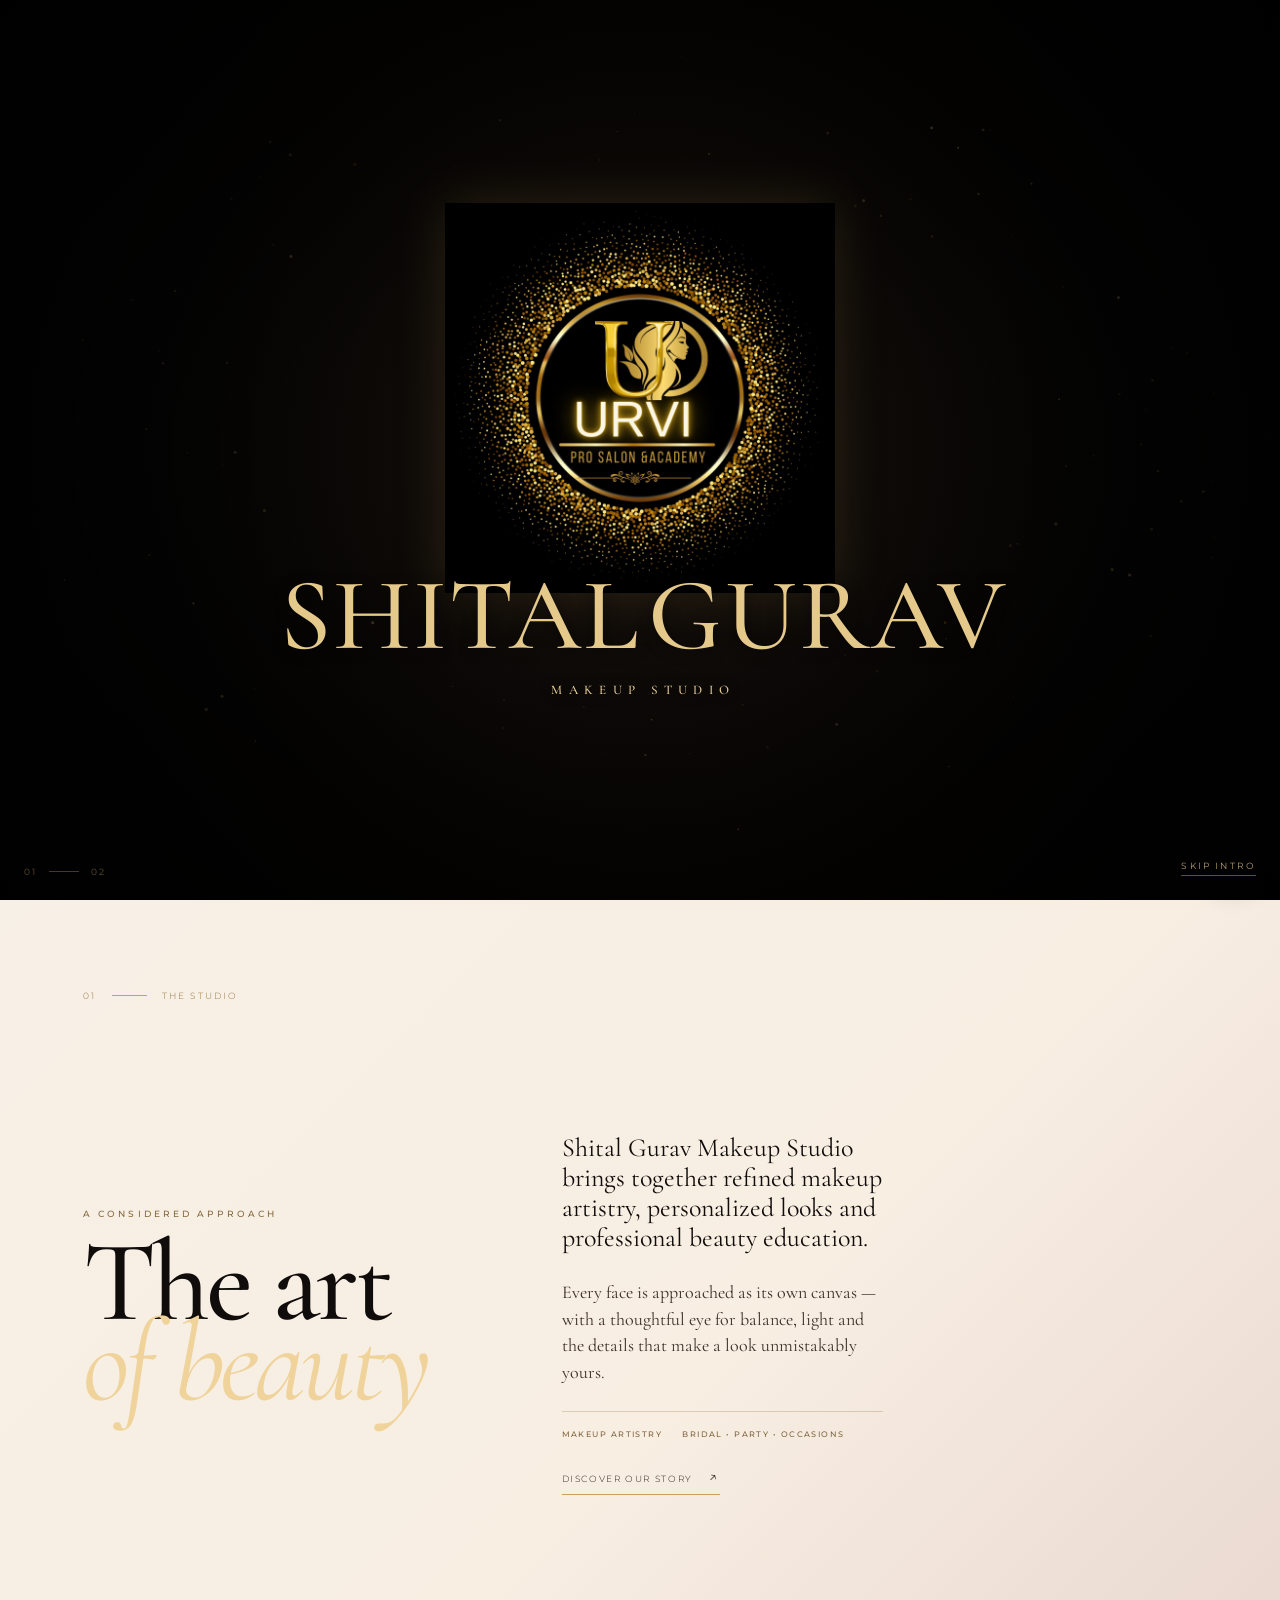
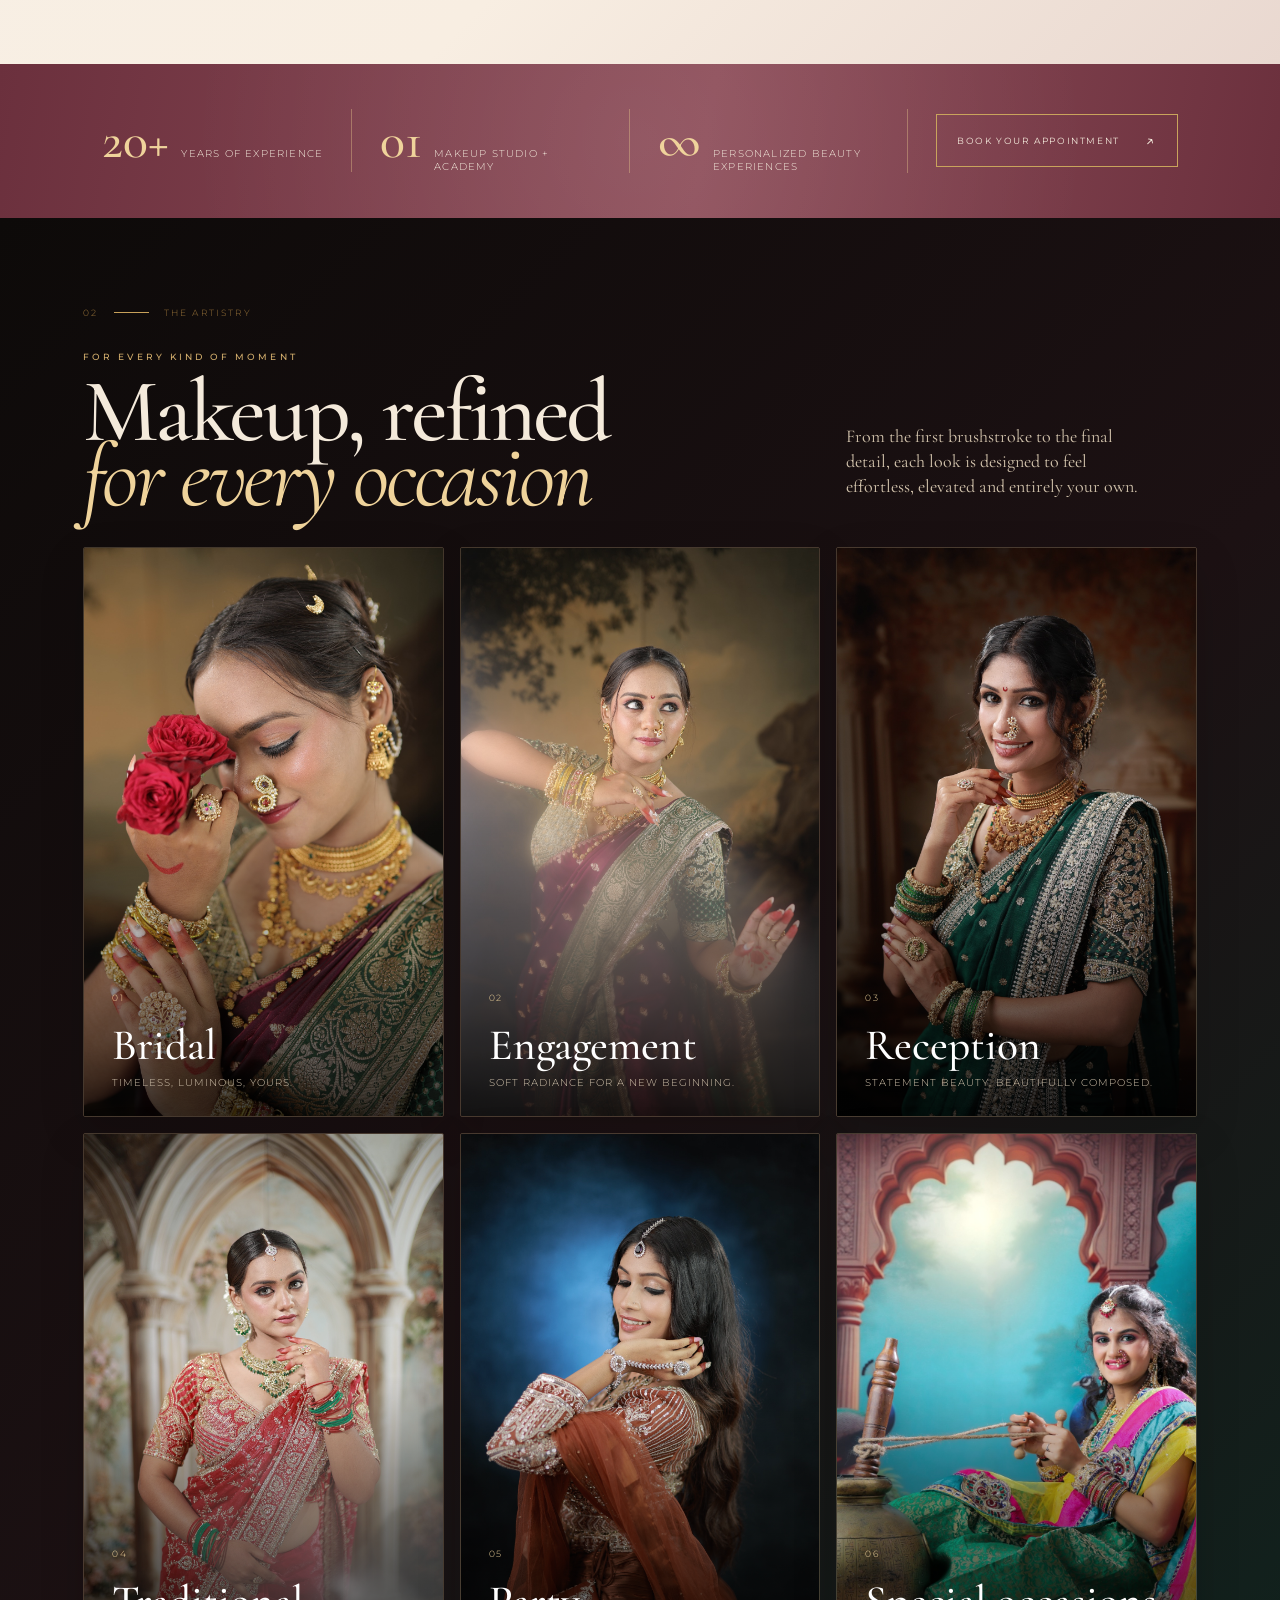
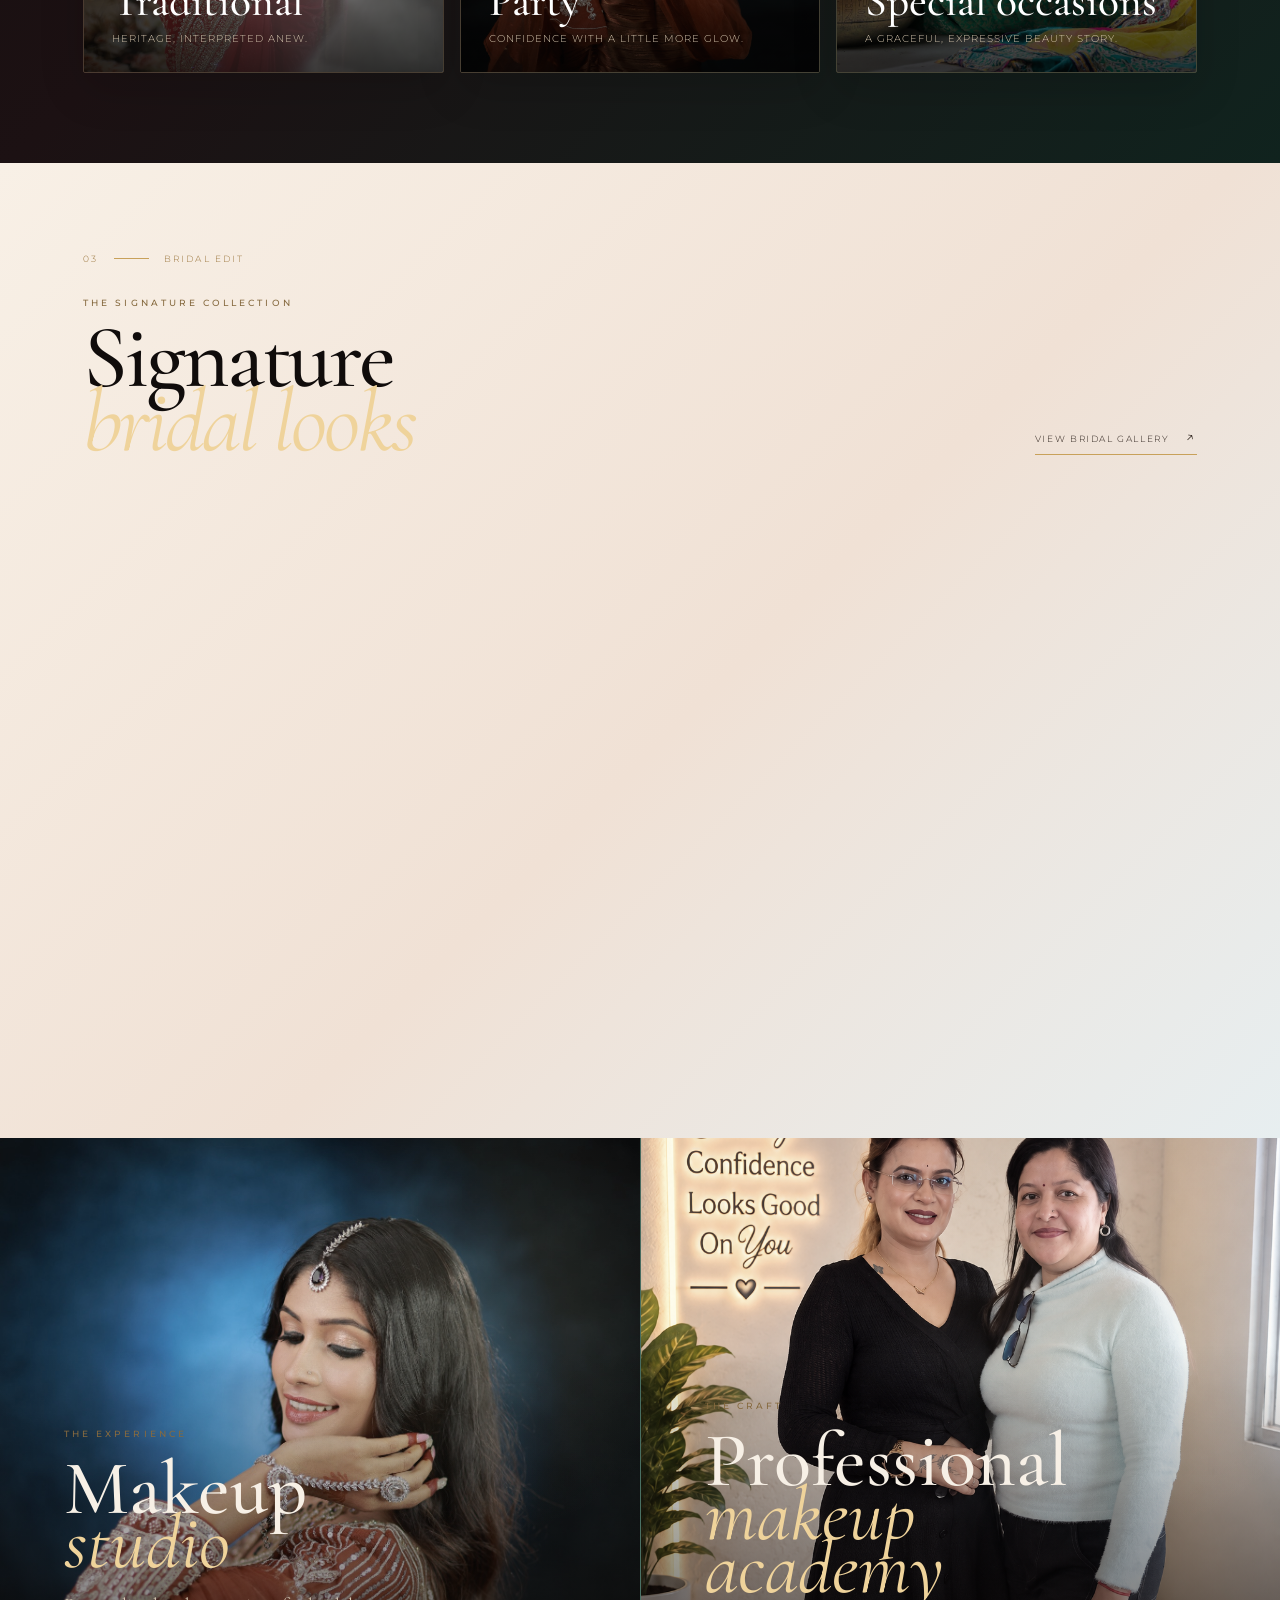
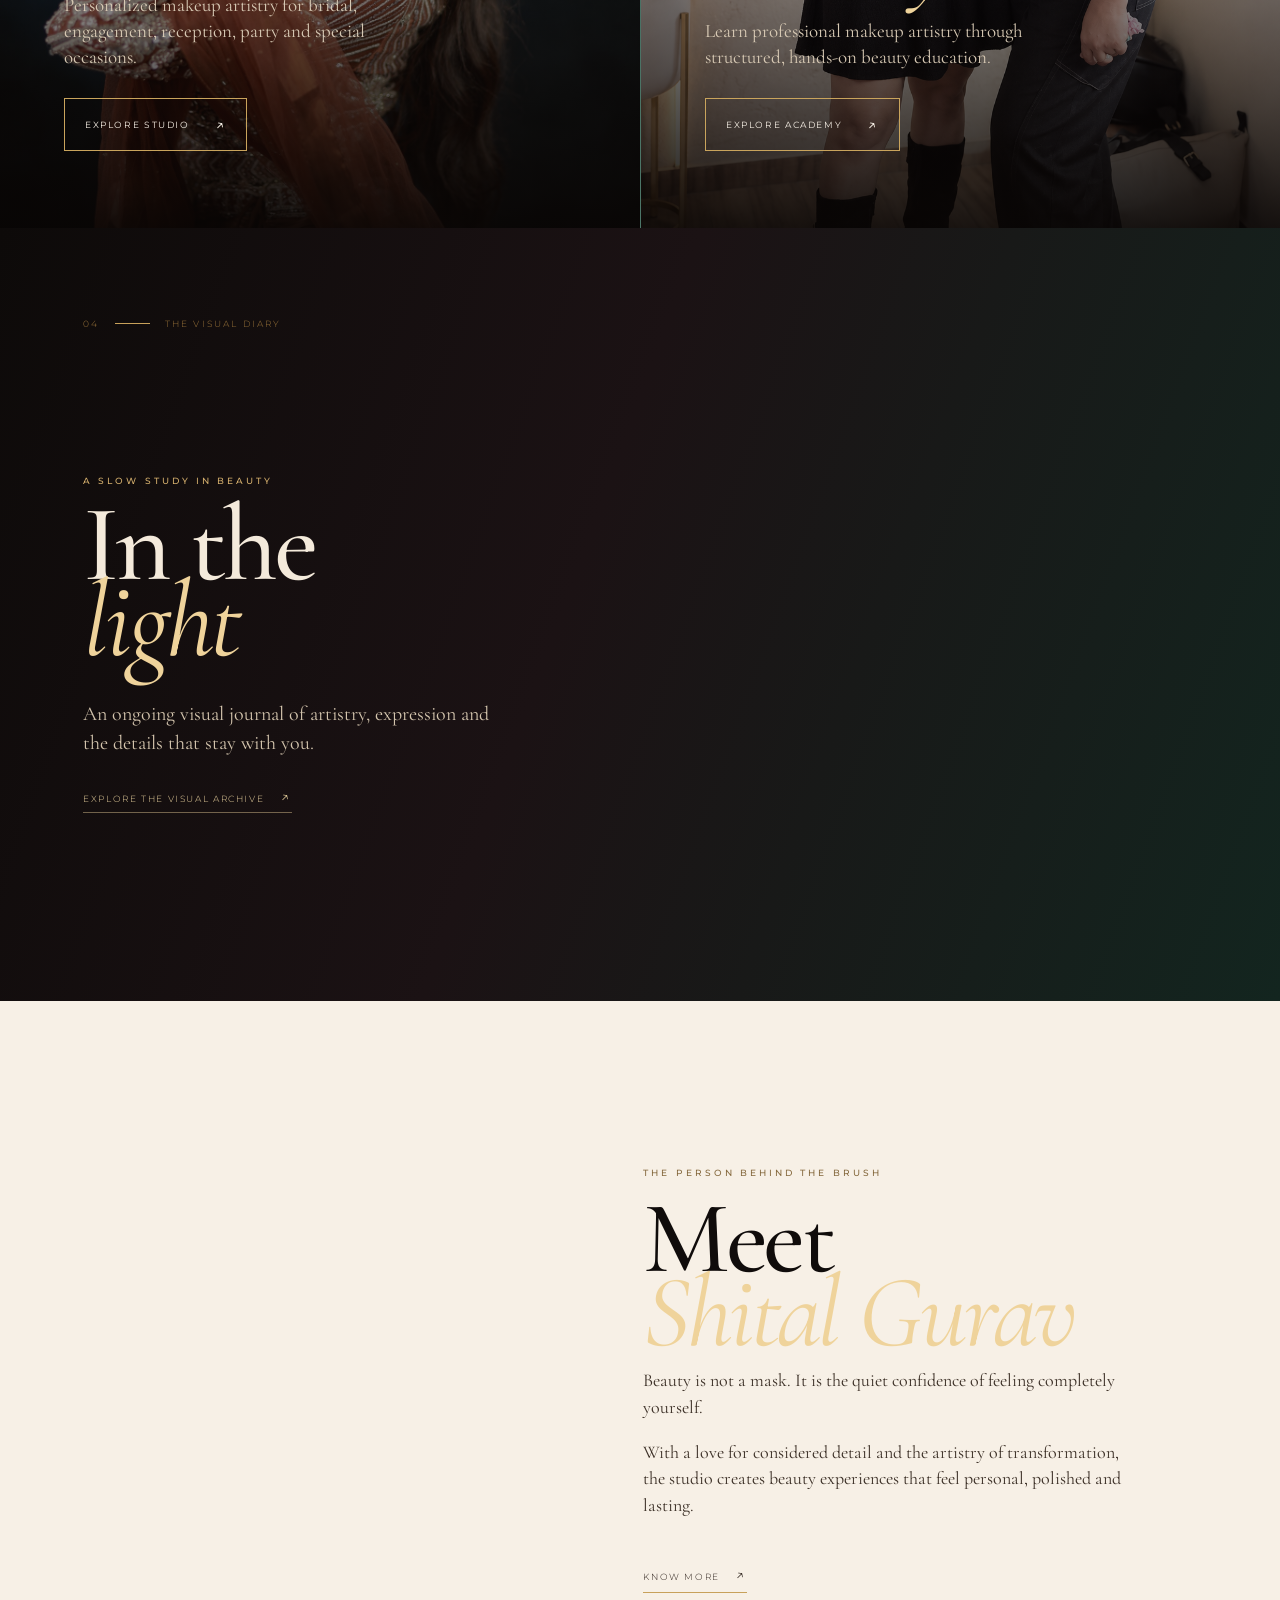
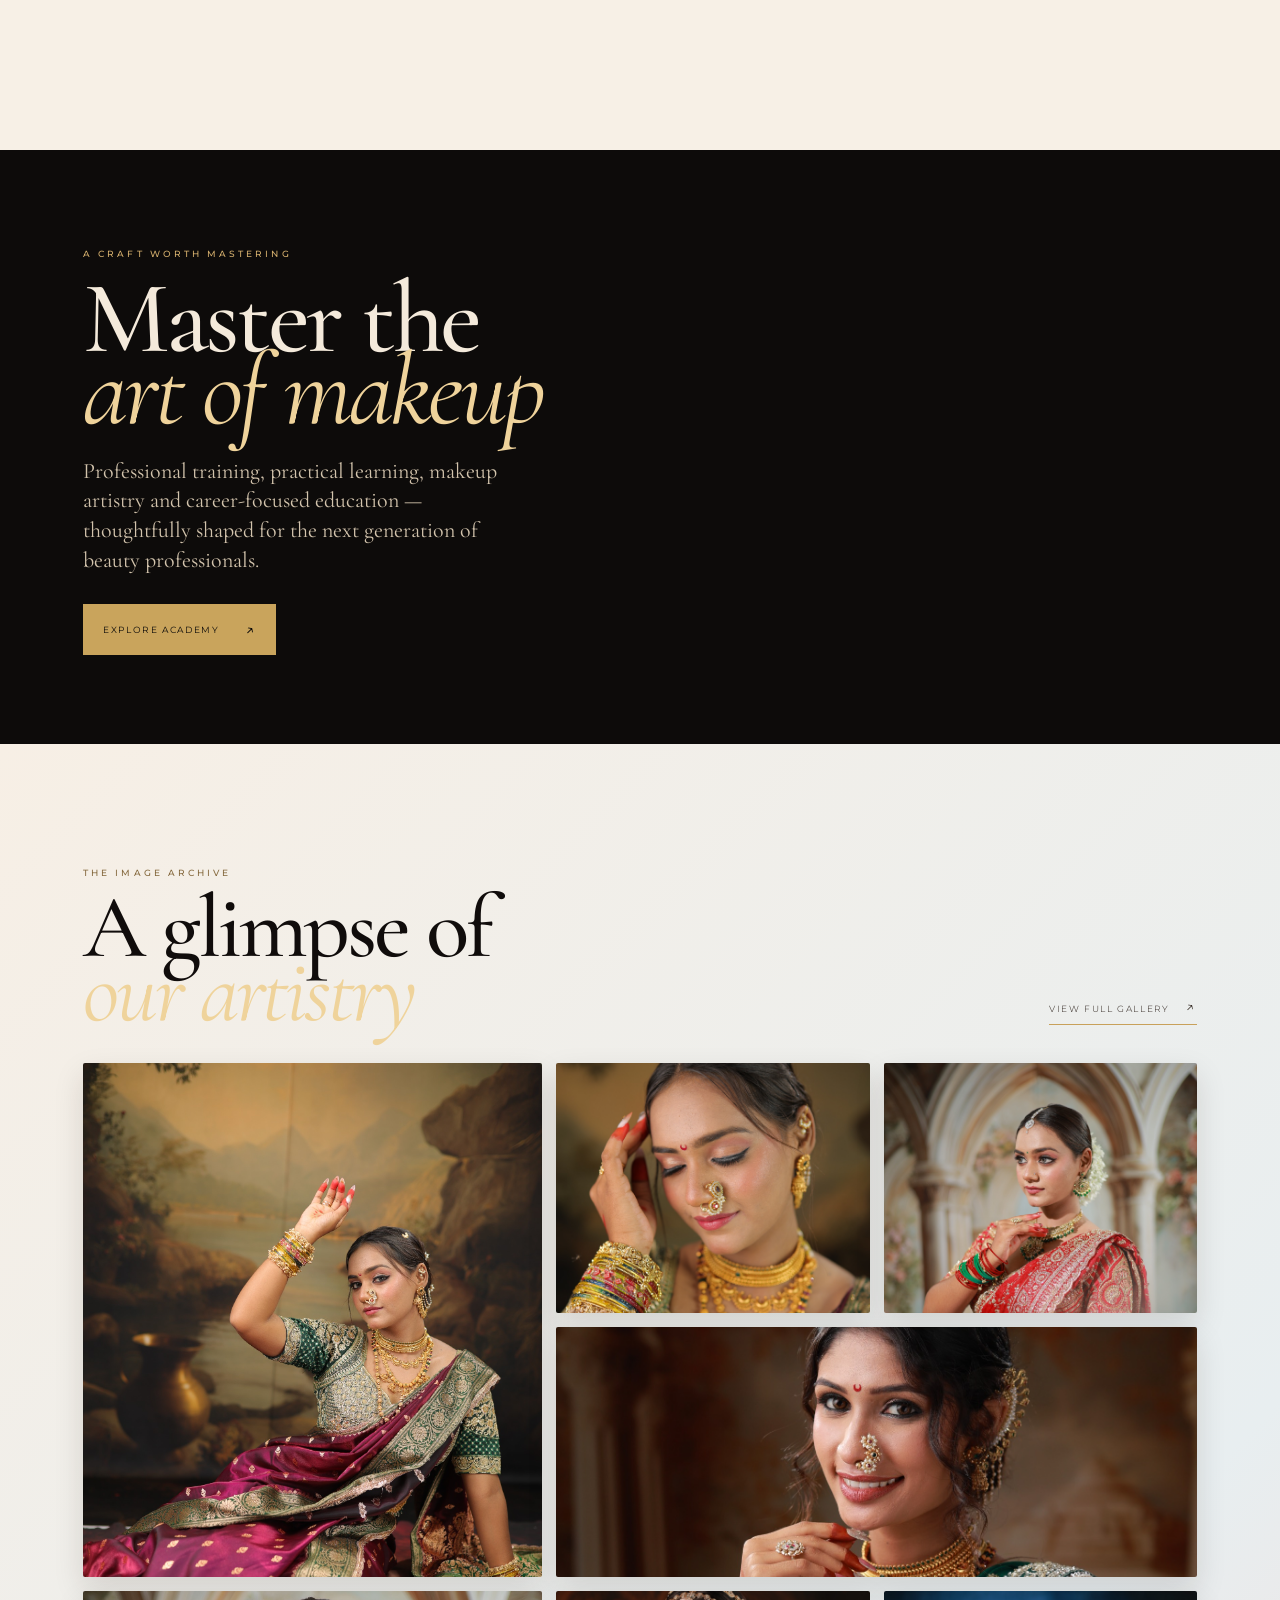
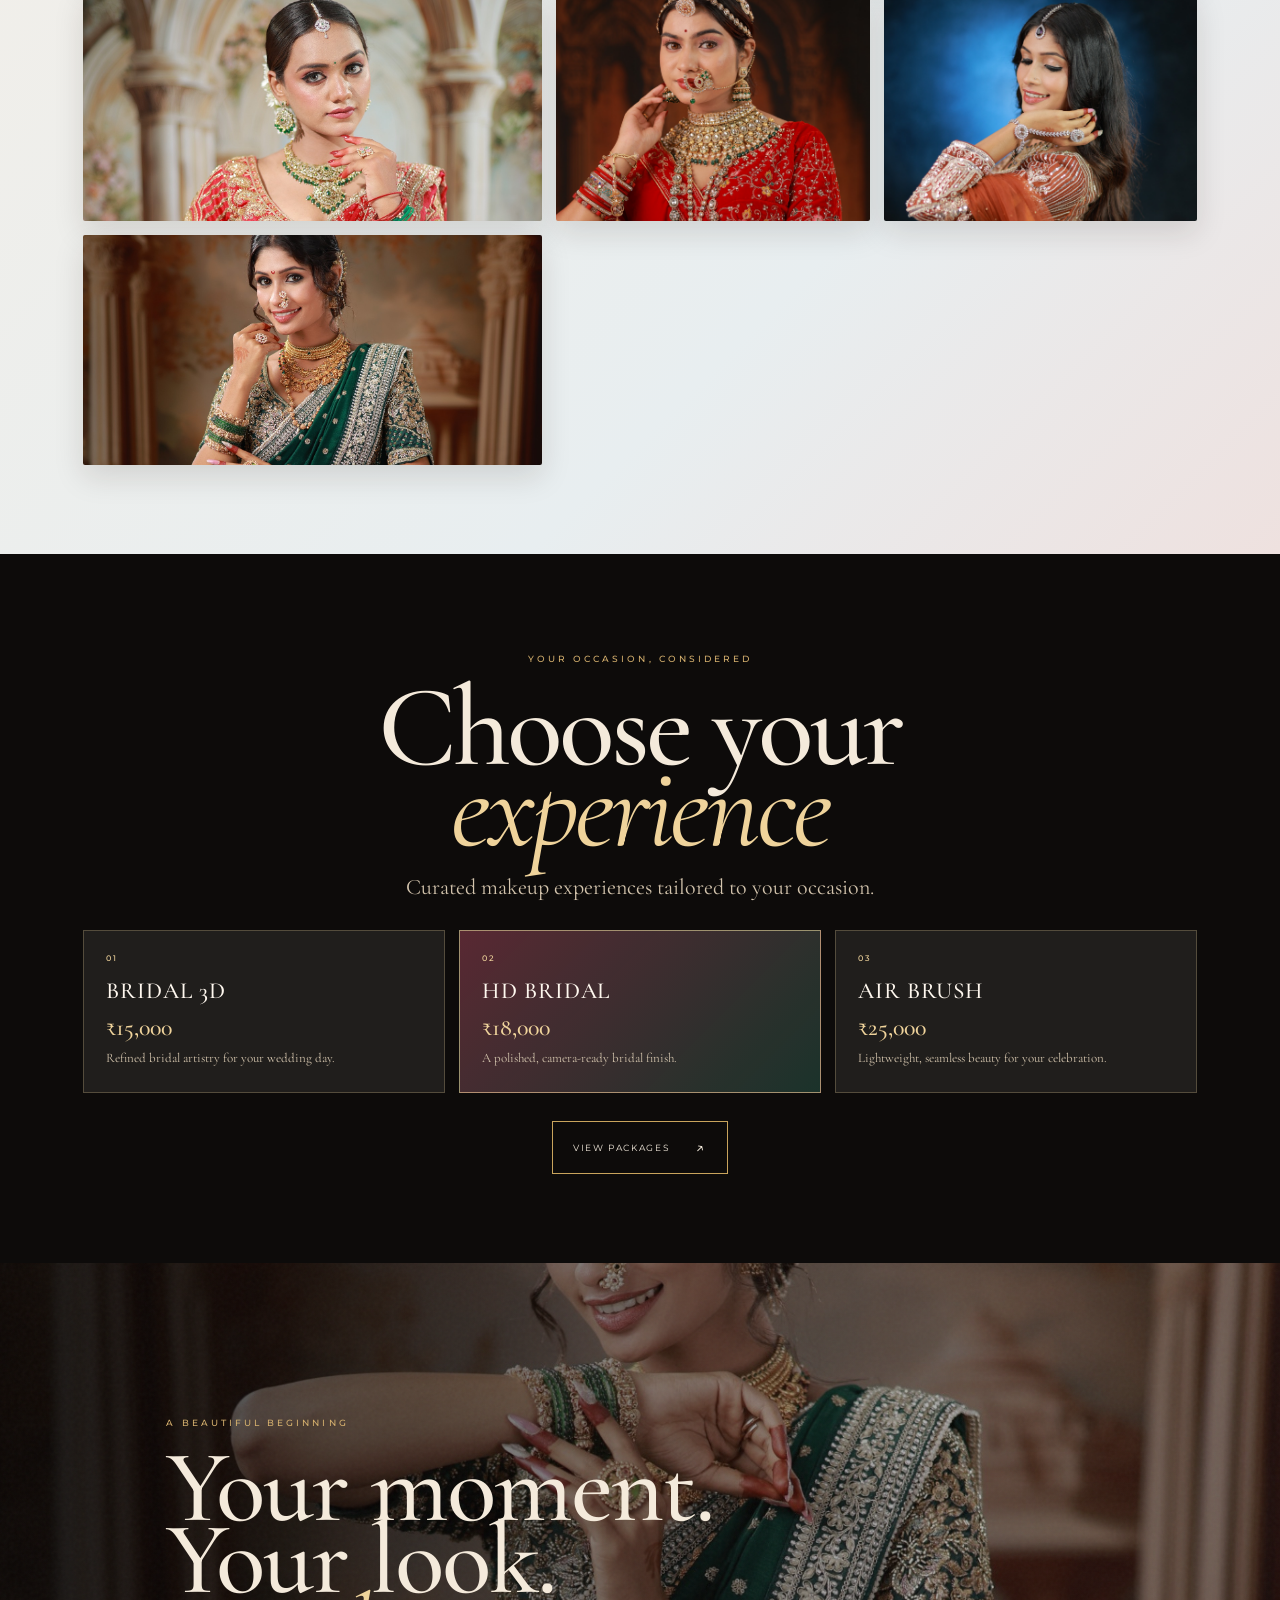
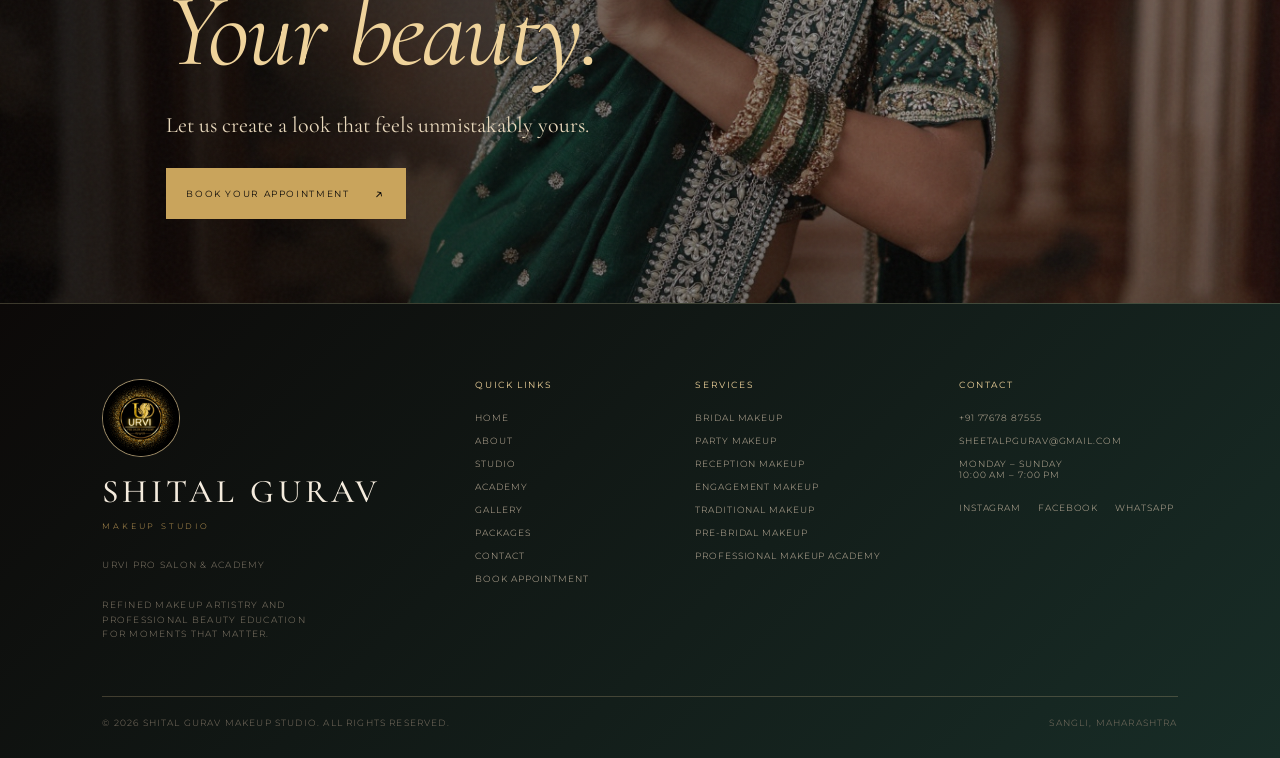
<file: index.html>
<!DOCTYPE html>

<html lang="en">
<head>
<meta charset="utf-8"/>
<meta content="width=device-width, initial-scale=1, viewport-fit=cover" name="viewport"/>
<meta content="#080706" name="theme-color"/>
<meta content="Shital Gurav Makeup Studio in Sangli, Maharashtra — premium bridal, HD, airbrush, party and occasion makeup, plus professional makeup academy training." name="description"/>
<meta content="Shital Gurav Makeup Studio" property="og:title"/>
<meta content="Where timeless beauty meets refined artistry." property="og:description"/>
<meta content="website" property="og:type"/>
<meta content="summary_large_image" name="twitter:card"/>
<link href="/" rel="canonical"/>
<script type="application/ld+json">{"@context":"https://schema.org","@type":"BeautySalon","name":"Shital Gurav Makeup Studio","parentOrganization":{"@type":"Organization","name":"Urvi Pro Salon & Academy"},"telephone":"+917767887555","email":"sheetalpgurav@gmail.com","openingHours":"Mo-Su 10:00-19:00","address":{"@type":"PostalAddress","streetAddress":"Capital Court, Neminathnagar, Vishrambag","addressLocality":"Sangli","addressRegion":"Maharashtra","postalCode":"416415","addressCountry":"IN"},"sameAs":["https://www.instagram.com/makeup_by_shital_gurav/","https://www.instagram.com/urvi_pro_salon_academy/","https://www.facebook.com/105885250924617"]}</script>
<title>Shital Gurav Makeup Studio in Sangli | Bridal Makeup &amp; Professional Academy</title>
<link href="styles.css" rel="stylesheet"/>
<link href="final-overrides.css" rel="stylesheet"/>
</head>
<body>
<main aria-label="Shital Gurav Makeup Studio brand introduction" class="intro" id="intro">
<canvas aria-hidden="true" class="dust" id="dust"></canvas>
<div aria-hidden="true" class="vignette"></div>
<section aria-labelledby="brand-name" class="reveal">
<div class="logo-wrap"><img alt="Urvi Pro Salon and Academy" class="logo" height="1600" src="uploads/IMG-20260711-WA0024.jpg.jpeg" width="1600"/></div>
<div aria-label="Shital Gurav Makeup Studio" class="brand-lockup" id="brand-name">
<span class="name-line name-left">SHITAL</span><span class="name-line name-right">GURAV</span><span class="descriptor">MAKEUP STUDIO</span>
</div>
</section>
<button class="skip" id="skip" type="button">Skip intro</button><div aria-hidden="true" class="phase-marker">01 <span></span> 02</div>
</main>
<div class="site" id="site">
<header class="site-header">
<a aria-label="Shital Gurav Makeup Studio home" class="wordmark" href="#home"><img alt="Urvi Pro Salon &amp; Academy — Shital Gurav Makeup Studio" src="uploads/IMG-20260711-WA0024.jpg.jpeg"/><span>SHITAL GURAV</span></a>
<button aria-controls="primary-nav" aria-expanded="false" class="menu-toggle" type="button"><span></span><span></span><span></span><b>MENU</b></button>
<nav aria-label="Primary navigation" class="primary-nav" id="primary-nav">
<a class="active" href="#home">Home</a><a href="#about-page">About</a><a href="#studio-page">Studio</a><a href="#academy-page">Academy</a><a href="#gallery-page">Gallery</a><a href="#packages-page">Packages</a><a href="#contact-page">Contact</a>
<a class="nav-cta" href="#booking-page">Book appointment</a>
</nav>
</header>
<section class="hero section-dark" id="home">
<div class="hero-media parallax" data-speed=".12"><img alt="Bridal makeup artistry by Shital Gurav" fetchpriority="high" src="uploads/5M2A3131.JPG.jpg"/></div>
<div class="hero-shade"></div><div class="hero-grain"></div>
<div class="hero-copy reveal-on-scroll is-visible"><p class="eyebrow">Professional makeup artistry &amp; beauty education</p><h1>SHITAL<br/><em>GURAV</em></h1><p class="hero-sub">MAKEUP STUDIO</p><p class="hero-note">Where timeless beauty meets refined artistry.</p><div class="hero-actions"><a class="button button-gold" href="#contact-page">Book an appointment <i>↗</i></a><a class="text-link" href="#work">Explore our work <i>↘</i></a></div></div>
<div class="scroll-cue"><span></span>Scroll to discover</div><div class="hero-index">/ 01 <span></span> 11</div>
</section>
<section class="intro-section section-pad" id="about">
<div class="section-label">01 <span></span> The studio</div>
<div class="intro-grid">
  <div class="intro-title">
    <p class="eyebrow">A considered approach</p>
    <h2>The art<br/><em>of beauty</em></h2>
  </div>
  <div class="intro-copy">
    <p class="lead">Shital Gurav Makeup Studio brings together refined makeup artistry, personalized looks and professional beauty education.</p>
    <p>Every face is approached as its own canvas — with a thoughtful eye for balance, light and the details that make a look unmistakably yours.</p>
    <div class="intro-signature"><span>MAKEUP ARTISTRY</span><span>BRIDAL • PARTY • OCCASIONS</span></div>
    <a class="text-link dark-link" href="#about-page">Discover our story <i>↗</i></a>
  </div>
  <div class="intro-image image-reveal">
    <img alt="Shital Gurav, founder and makeup artist" src="uploads/86488a41-aa16-4d3f-8488-e0447766feb8.png"/>
    <div class="intro-image-caption"><strong>Shital Gurav</strong><span>Founder · Makeup Artist</span></div>
  </div>
</div>
</section>
<section class="experience-stat"><div><strong>20+</strong><span>Years of experience</span></div><div><strong>01</strong><span>Makeup studio + academy</span></div><div><strong>∞</strong><span>Personalized beauty experiences</span></div><a class="button button-outline" href="#booking-page">Book your appointment <i>↗</i></a></section>
<section class="experiences section-dark section-pad" id="work"><div class="section-label">02 <span></span> The artistry</div><div class="section-head"><div><p class="eyebrow">For every kind of moment</p><h2>Makeup, refined<br/><em>for every occasion</em></h2></div><p class="section-deck">From the first brushstroke to the final detail, each look is designed to feel effortless, elevated and entirely your own.</p></div><div class="experience-grid">
<a class="experience-card card-tall" href="#gallery-page"><img alt="Bridal makeup look in a green sari" loading="lazy" src="uploads/5M2A3063.JPG.jpg"/><span class="card-overlay"></span><div><small>01</small><h3>Bridal</h3><p>Timeless, luminous, yours.</p></div></a>
<a class="experience-card" href="#gallery-page"><img alt="Elegant engagement makeup look" loading="lazy" src="uploads/5M2A3121.JPG.jpg"/><span class="card-overlay"></span><div><small>02</small><h3>Engagement</h3><p>Soft radiance for a new beginning.</p></div></a>
<a class="experience-card" href="#gallery-page"><img alt="Reception makeup look in a red sari" loading="lazy" src="uploads/5M2A3653.JPG.jpg"/><span class="card-overlay"></span><div><small>03</small><h3>Reception</h3><p>Statement beauty, beautifully composed.</p></div></a>
<a class="experience-card" href="#gallery-page"><img alt="Traditional makeup artistry portrait" loading="lazy" src="uploads/5M2A3242.JPG.jpg"/><span class="card-overlay"></span><div><small>04</small><h3>Traditional</h3><p>Heritage, interpreted anew.</p></div></a>
<a class="experience-card" href="#gallery-page"><img alt="Party makeup with a warm copper look" src="uploads/5M2A3496.JPG.jpg"/><span class="card-overlay"></span><div><small>05</small><h3>Party</h3><p>Confidence with a little more glow.</p></div></a>
<a class="experience-card" href="#gallery-page"><img alt="Radha Rani inspired traditional beauty look" src="uploads/NPS_0780 copy.jpg.jpg"/><span class="card-overlay"></span><div><small>06</small><h3>Special occasions</h3><p>A graceful, expressive beauty story.</p></div></a>
</div></section>
<section class="bridal section-pad"><div class="section-label">03 <span></span> Bridal edit</div><div class="section-head"><div><p class="eyebrow">The signature collection</p><h2>Signature<br/><em>bridal looks</em></h2></div><a class="text-link dark-link" href="#gallery-page">View bridal gallery <i>↗</i></a></div><div class="bridal-grid"><figure class="bridal-feature image-reveal"><img alt="Signature red saree bridal makeup portrait" src="uploads/5M2A8926.JPG.jpg"/><figcaption>01 / Signature bridal</figcaption></figure><figure class="bridal-small image-reveal"><img alt="Bridal makeup with a bouquet of red roses" src="uploads/5M2A3613-1.jpg.jpg"/><figcaption>02 / A little romance</figcaption></figure><figure class="bridal-small image-reveal"><img alt="Bridal beauty close-up" src="uploads/5M2A3117.JPG.jpg"/><figcaption>03 / The final detail</figcaption></figure></div></section>
<section class="duo-section" id="studio"><div class="duo-panel studio-panel"><div class="duo-image"><img alt="Makeup studio artistry" loading="lazy" src="uploads/5M2A3496.JPG.jpg"/></div><div class="duo-content"><p class="eyebrow">The experience</p><h2>Makeup<br/><em>studio</em></h2><p>Personalized makeup artistry for bridal, engagement, reception, party and special occasions.</p><a class="button button-outline" href="#contact-page">Explore studio <i>↗</i></a></div></div><div class="duo-panel academy-panel" id="academy"><div class="duo-image"><img alt="Professional makeup education and academy training" loading="lazy" src="uploads/4dcdaa06-a70e-47e8-b759-4aeaa204583a.png"/></div><div class="duo-content"><p class="eyebrow">The craft</p><h2>Professional<br/><em>makeup academy</em></h2><p>Learn professional makeup artistry through structured, hands-on beauty education.</p><a class="button button-outline" href="#academy-preview">Explore academy <i>↗</i></a></div></div></section>
<section class="showcase section-dark section-pad"><div class="section-label">04 <span></span> The visual diary</div><div class="showcase-layout"><div class="showcase-copy"><p class="eyebrow">A slow study in beauty</p><h2>In the<br/><em>light</em></h2><p class="showcase-deck">An ongoing visual journal of artistry, expression and the details that stay with you.</p><a class="text-link" href="#gallery-page">Explore the visual archive <i>↗</i></a></div><div class="showcase-visual image-reveal"><img alt="Editorial beauty portrait by Shital Gurav Makeup Studio" src="uploads/0a4bad55-bdb6-43b2-a9d2-f642b0a3f438.jpg"/><div class="showcase-caption">Beauty · Expression · Detail</div></div></div></section>
<section class="founder section-pad"><div class="founder-image image-reveal"><img alt="Shital Gurav, Founder and Makeup Artist" loading="lazy" src="uploads/86488a41-aa16-4d3f-8488-e0447766feb8.png"/></div><div class="founder-copy"><p class="eyebrow">The person behind the brush</p><h2>Meet<br/><em>Shital Gurav</em></h2><p class="lead">Beauty is not a mask. It is the quiet confidence of feeling completely yourself.</p><p>With a love for considered detail and the artistry of transformation, the studio creates beauty experiences that feel personal, polished and lasting.</p><a class="text-link dark-link" href="#contact-page">Know more <i>↗</i></a></div></section>
<section class="academy-preview section-dark section-pad" id="academy-preview"><div class="academy-copy"><p class="eyebrow">A craft worth mastering</p><h2>Master the<br/><em>art of makeup</em></h2><p>Professional training, practical learning, makeup artistry and career-focused education — thoughtfully shaped for the next generation of beauty professionals.</p><a class="button button-gold" href="#contact-page">Explore academy <i>↗</i></a></div><div class="academy-preview-visual image-reveal"><img alt="Professional makeup academy training at Urvi Pro Salon &amp; Academy" loading="lazy" src="uploads/4dcdaa06-a70e-47e8-b759-4aeaa204583a.png"/></div></section>
<section class="gallery-preview section-pad" id="gallery"><div class="section-head"><div><p class="eyebrow">The image archive</p><h2>A glimpse of<br/><em>our artistry</em></h2></div><a class="text-link dark-link" href="#gallery-page">View full gallery <i>↗</i></a></div><div class="gallery-grid"><img alt="Bridal makeup by Shital Gurav" loading="lazy" src="uploads/5M2A3131.JPG.jpg"/><img alt="Close-up bridal makeup" loading="lazy" src="uploads/5M2A3117.JPG.jpg"/><img alt="Copper party makeup look" loading="lazy" src="uploads/5M2A3268.JPG.jpg"/><img alt="Reception makeup artistry" loading="lazy" src="uploads/5M2A3653.JPG.jpg"/><img alt="Traditional makeup look" loading="lazy" src="uploads/5M2A3242.JPG.jpg"/><img alt="Red bridal makeup look" loading="lazy" src="uploads/5M2A8926.JPG.jpg"/><img alt="Party makeup portrait" loading="lazy" src="uploads/5M2A3496.JPG.jpg"/><img alt="Green bridal makeup portrait" loading="lazy" src="uploads/5M2A3612.JPG.jpg"/></div></section>
<section class="packages section-dark section-pad" id="packages"><div class="package-inner"><p class="eyebrow">Your occasion, considered</p><h2>Choose your<br/><em>experience</em></h2><p>Curated makeup experiences tailored to your occasion.</p><div class="package-preview-grid"><article class="package-preview-card"><span>01</span><h3>BRIDAL 3D</h3><strong>₹15,000</strong><p>Refined bridal artistry for your wedding day.</p></article><article class="package-preview-card featured"><span>02</span><h3>HD BRIDAL</h3><strong>₹18,000</strong><p>A polished, camera-ready bridal finish.</p></article><article class="package-preview-card"><span>03</span><h3>AIR BRUSH</h3><strong>₹25,000</strong><p>Lightweight, seamless beauty for your celebration.</p></article></div><a class="button button-outline" href="#contact-page">View packages <i>↗</i></a></div></section>
<section class="final-cta" id="contact"><img alt="Bridal makeup artistry by Shital Gurav" loading="lazy" src="uploads/5M2A3613-1.jpg.jpg"/><div class="final-overlay"></div><div class="final-copy"><p class="eyebrow">A beautiful beginning</p><h2>Your moment.<br/>Your look.<br/><em>Your beauty.</em></h2><p>Let us create a look that feels unmistakably yours.</p><a class="button button-gold" href="mailto:hello@shitalgurav.com">Book your appointment <i>↗</i></a></div></section>
<section aria-labelledby="about-page-title" class="page-view about-page" id="about-page">
<div class="page-hero page-hero-about"><div class="page-hero-image"><img alt="Shital Gurav in her makeup studio" src="uploads/86488a41-aa16-4d3f-8488-e0447766feb8.png"/></div><div class="page-hero-shade"></div><div class="page-hero-copy"><p class="eyebrow">The founder story</p><h1 id="about-page-title">The artist<br/><em>behind the beauty</em></h1><p>SHITAL GURAV  •  MAKEUP ARTIST  •  FOUNDER  •  BEAUTY PROFESSIONAL</p></div></div>
<div class="about-founder page-space"><div class="page-section-label">01 <span></span> The founder</div><div class="about-founder-grid"><div class="founder-portrait"><img alt="Shital Gurav holding a recognition trophy" src="uploads/312423ae-0d55-4b72-8985-571cb09539b7.png"/></div><div class="page-copy"><p class="eyebrow">Meet Shital Gurav</p><h2>Beauty,<br/><em>with intention</em></h2><div class="gold-rule"></div><p class="lead">Driven by an eye for detail and a passion for beauty, Shital Gurav has built her artistry around creating refined, personalized looks that enhance individuality.</p><p>Her work is grounded in the belief that makeup should feel considered, comfortable and completely personal — a quiet expression of confidence for every occasion.</p></div></div></div>
<div class="philosophy page-space section-dark"><p class="eyebrow">The philosophy</p><h2>Enhance what is yours.<br/><em>Refine every detail.</em></h2><div class="philosophy-notes"><span>Natural features</span><span>Personalized artistry</span><span>Elegance over excess</span><span>Confidence through beauty</span></div></div>
<div class="journey page-space"><div class="page-section-label">02 <span></span> The journey</div><div class="journey-head"><p class="eyebrow">Always learning, always evolving</p><h2>A practice<br/><em>in progress</em></h2></div><div class="journey-grid"><article><b>01</b><h3>Artistry</h3><p>Developing a refined approach to makeup and beauty.</p></article><article><b>02</b><h3>Experience</h3><p>Growing through real clients, occasions and continuous learning.</p></article><article><b>03</b><h3>Education</h3><p>Expanding professional knowledge through advanced beauty training.</p></article><article><b>04</b><h3>Recognition</h3><p>Celebrating achievements and professional recognition.</p></article></div></div>
<div class="recognition page-space section-dark"><div class="page-section-label">03 <span></span> The record</div><div class="journey-head"><p class="eyebrow">A career in photographs</p><h2>Recognition &amp;<br/><em>achievements</em></h2></div><div class="recognition-grid"><button class="lightbox-trigger wide" data-image="uploads/6e0aae31-d973-4b88-8765-1dbb615353c6.png"><img alt="Professional recognition ceremony" src="uploads/6e0aae31-d973-4b88-8765-1dbb615353c6.png"/><span>Professional recognition ↗</span></button><button class="lightbox-trigger" data-image="uploads/561f8c31-aaf5-4716-8aa0-1d25bc836b3a.png"><img alt="Achievement award presentation" src="uploads/561f8c31-aaf5-4716-8aa0-1d25bc836b3a.png"/><span>Achievement ↗</span></button><button class="lightbox-trigger" data-image="uploads/d73bf82a-ff95-4c00-9dac-6bf7a313b83d.png"><img alt="Certificate of professional training" src="uploads/d73bf82a-ff95-4c00-9dac-6bf7a313b83d.png"/><span>Certificate of training ↗</span></button><button class="lightbox-trigger" data-image="uploads/312423ae-0d55-4b72-8985-571cb09539b7.png"><img alt="Recognition trophy held by Shital Gurav" src="uploads/312423ae-0d55-4b72-8985-571cb09539b7.png"/><span>Professional recognition ↗</span></button></div></div>
<div class="credentials page-space"><div class="credentials-image"><img alt="Professional beauty training certificate" src="uploads/d73bf82a-ff95-4c00-9dac-6bf7a313b83d.png"/></div><div class="page-copy"><p class="eyebrow">The next chapter</p><h2>Always learning.<br/><em>Always evolving.</em></h2><p class="lead">A considered practice keeps moving — through continuous learning, advanced beauty knowledge, professional development and the refinement of skill.</p><p>Every new perspective becomes part of a more thoughtful, more confident beauty experience.</p></div></div>
<div class="moments page-space section-dark"><div class="journey-head"><p class="eyebrow">Along the way</p><h2>Moments<br/><em>that matter</em></h2></div><div class="moments-grid"><img alt="Shital Gurav with a studio associate" src="uploads/072de8c8-6a34-4f05-a985-69f287867e79.png"/><img alt="Shital Gurav with a client in the studio" src="uploads/a4947fa8-3c01-4cc6-8b83-7ecf0b2e74a8.png"/><img alt="Shital Gurav with a professional associate" src="uploads/4dcdaa06-a70e-47e8-b759-4aeaa204583a.png"/></div></div>
<div class="certifications page-space"><div class="page-section-label">04 <span></span> Professional development</div><div class="journey-head"><p class="eyebrow">The knowledge behind the artistry</p><h2>Professional certifications<br/><em>&amp; advanced training</em></h2></div><div class="credential-grid"><article><b>01</b><h3>Certified by Javed Habib Academy</h3><p>Professional beauty education and training.</p></article><article><b>02</b><h3>Certified by International Hair &amp; Makeup by Surynetra, Rita Gada</h3><p>Advanced hair and makeup training.</p></article><article><b>03</b><h3>Certified by Jignesh Virani — Pyropeel Skin Academy</h3><p>Aesthetic Mastercourse · August 2023</p></article><article><b>04</b><h3>Diploma in Cosmetology &amp; Trichology</h3><p>International School of Clinical Aesthetics (ISCA)<br/>Dr. Trishna Gupte<br/>The Cosmo-Secure Clinic, Pune</p></article><article><b>05</b><h3>MEDIGO Aesthetics Training Certification</h3><p>Dr. Chetana Shetty</p></article></div></div>
<div class="page-cta section-dark"><p class="eyebrow">Your story, next</p><h2>Let your beauty<br/><em>tell your story</em></h2><div><a class="button button-gold" href="#contact-page">Book an appointment <i>↗</i></a><a class="button button-outline" href="#studio-page">Explore the studio <i>↗</i></a></div></div>
</section>
<section aria-labelledby="studio-page-title" class="page-view studio-page" id="studio-page">
<div class="page-hero page-hero-studio"><div class="page-hero-image"><img alt="The Shital Gurav Makeup Studio" src="uploads/86488a41-aa16-4d3f-8488-e0447766feb8.png"/></div><div class="page-hero-shade"></div><div class="page-hero-copy"><p class="eyebrow">The studio experience</p><h1 id="studio-page-title">The Shital Gurav<br/><em>Makeup Studio</em></h1><p>WHERE ARTISTRY MEETS ELEGANCE</p></div></div>
<div class="about-founder page-space"><div class="page-section-label">01 <span></span> The space</div><div class="about-founder-grid studio-intro-grid"><div class="studio-intro-image"><img alt="Shital Gurav inside the makeup studio" src="uploads/86488a41-aa16-4d3f-8488-e0447766feb8.png"/></div><div class="page-copy"><p class="eyebrow">A space created for beauty</p><h2>Personal.<br/><em>Polished.</em></h2><div class="gold-rule"></div><p class="lead">A considered studio experience shaped around personalized attention, professional makeup artistry and the small details that make a beauty appointment feel special.</p><p>Every look begins with listening — to the occasion, the desired feeling and the individual behind it.</p></div></div></div>
<div class="services page-space section-dark"><div class="page-section-label">02 <span></span> The services</div><div class="journey-head"><p class="eyebrow">For every occasion</p><h2>Makeup for<br/><em>every moment</em></h2></div><div class="services-grid"><article><img alt="Bridal makeup service" src="uploads/1003241437.jpg.jpg"/><div><h3>Bridal makeup</h3><p>Refined beauty for the beginning of something unforgettable.</p><a href="#contact-page">Enquire now ↗</a></div></article><article><img alt="Engagement makeup service" src="uploads/555556.jpg.jpg"/><div><h3>Engagement makeup</h3><p>Soft radiance for a moment worth remembering.</p><a href="#contact-page">Enquire now ↗</a></div></article><article><img alt="Reception makeup service" src="uploads/547458.jpg.jpg"/><div><h3>Reception makeup</h3><p>Statement beauty with an elegant finish.</p><a href="#contact-page">Enquire now ↗</a></div></article><article><img alt="Party makeup service" src="uploads/5M2A3496.JPG.jpg"/><div><h3>Party makeup</h3><p>Confidence, composed with a little more glow.</p><a href="#contact-page">Enquire now ↗</a></div></article><article><img alt="Traditional makeup service" src="uploads/5M2A8926.JPG.jpg"/><div><h3>Traditional makeup</h3><p>Heritage interpreted with a contemporary eye.</p><a href="#contact-page">Enquire now ↗</a></div></article><article><img alt="Special occasion makeup service" src="uploads/0a4bad55-bdb6-43b2-a9d2-f642b0a3f438.jpg"/><div><h3>Special occasion</h3><p>A look created around your moment.</p><a href="#contact-page">Enquire now ↗</a></div></article></div></div>
<div class="studio-bridal page-space"><div class="journey-head"><p class="eyebrow">The bridal edit</p><h2>Your bridal moment,<br/><em>beautifully yours</em></h2><a class="text-link dark-link" href="#gallery-page">Explore bridal looks <i>↗</i></a></div><div class="studio-bridal-grid"><img alt="Bridal recognition event portrait" src="uploads/1003241437.jpg.jpg"/><img alt="Editorial bridal look" src="uploads/555556.jpg.jpg"/><img alt="Traditional bridal styling" src="uploads/5M2A8926.JPG.jpg"/></div></div>
<div class="experience-strip section-dark page-space"><p class="eyebrow">The studio experience</p><h2>Detail is the<br/><em>difference</em></h2><div class="experience-notes"><article><b>01</b><h3>Personalized consultation</h3><p>Understand the occasion and desired look.</p></article><article><b>02</b><h3>Detail-focused artistry</h3><p>Every element is carefully refined.</p></article><article><b>03</b><h3>Elegant finish</h3><p>A polished look designed to photograph beautifully.</p></article><article><b>04</b><h3>Confidence</h3><p>Makeup that complements the individual.</p></article></div></div>
<div class="page-cta"><p class="eyebrow">The signature look awaits</p><h2>Ready for your<br/><em>signature look?</em></h2><p>Let us create a look designed around your occasion, your style and your individuality.</p><div><a class="button button-gold" href="#contact-page">Book an appointment <i>↗</i></a><a class="button button-outline" href="#contact-page">Contact the studio <i>↗</i></a></div></div>
</section>
<section aria-labelledby="academy-page-title" class="page-view academy-page" id="academy-page">
<div class="page-hero academy-hero"><div class="page-hero-image academy-placeholder"><img alt="Professional makeup academy training and beauty education" src="uploads/4dcdaa06-a70e-47e8-b759-4aeaa204583a.png"/><div class="academy-hero-wash"></div></div><div class="page-hero-shade"></div><div class="page-hero-copy"><p class="eyebrow">The professional path</p><h1 id="academy-page-title">Professional<br/><em>makeup academy</em></h1><p>SHITAL GURAV MAKEUP STUDIO · SANGli, MAHARASHTRA</p><div class="hero-badges"><span>20+ YEARS</span><span>PROFESSIONAL TRAINING</span><span>HANDS-ON LEARNING</span></div></div></div>
<div class="academy-intro page-space"><div class="page-section-label">01 <span></span> The academy</div><div class="academy-intro-grid"><div><p class="eyebrow">Learn the craft. Build your confidence.</p><h2>Beauty is a<br/><em>practice.</em></h2></div><div class="page-copy"><p class="lead">A serious, hands-on approach to hair, skin and makeup for those ready to develop their professional artistry.</p><p>Learn through structured practice, thoughtful technique and a clear understanding of the tools, products and people behind a beautiful result.</p></div></div></div>
<div class="course-section section-dark page-space"><div class="page-section-label">02 <span></span> The courses</div><div class="journey-head"><p class="eyebrow">A foundation for your future</p><h2>Choose your<br/><em>direction</em></h2></div><div class="course-grid"><article class="course-card"><div class="course-image"><img alt="Professional makeup course practical artistry" loading="lazy" src="uploads/5M2A3496.JPG.jpg"/></div><div class="course-no">01 / Diploma</div><h3>Diploma in Basic to Advanced Hair, Skin &amp; Makeup</h3><p class="course-overview">A comprehensive pathway through the essentials and advanced principles of professional beauty artistry.</p><div class="learn-list"><b>What students learn</b><span>Hair styling fundamentals</span><span>Skin preparation &amp; skincare knowledge</span><span>Professional makeup techniques</span><span>Product, tool &amp; hygiene knowledge</span></div><div class="course-fee"><small>Special offer fee</small><strong>₹80,000</strong><del>Regular fee ₹90,000</del></div><p class="certificate">Certificate information provided by the academy.</p><a class="button button-gold" href="#contact-page">Enquire / apply now <i>↗</i></a></article><article class="course-card featured"><div class="course-image"><img alt="Professional makeup course model styling" loading="lazy" src="uploads/555556.jpg.jpg"/></div><div class="course-no">02 / Professional</div><h3>Professional Degree Course</h3><p class="course-overview">A focused, career-minded course for developing confidence across professional makeup and beauty practice.</p><div class="learn-list"><b>What students learn</b><span>Face analysis &amp; suitable makeup selection</span><span>Bridal and occasion makeup knowledge</span><span>Client consultation and handling</span><span>Professional grooming &amp; etiquette</span></div><div class="course-fee"><small>Course fee</small><strong>₹1,00,000</strong><del>Duration · 6 months</del></div><p class="certificate">Certificate information provided by the academy.</p><a class="button button-gold" href="#contact-page">Enquire / apply now <i>↗</i></a></article></div></div>
<div class="benefits page-space"><div class="benefit-copy"><p class="eyebrow">Beyond the brush</p><h2>Learn with<br/><em>intention</em></h2><p class="lead">The work is practical, personal and built around the confidence to work with real clients.</p><a class="text-link dark-link" href="#contact-page">Start your beauty career <i>↗</i></a></div><div class="benefit-list"><span>Practical hands-on learning</span><span>Bridal and occasion makeup</span><span>Portfolio development</span><span>Client consultation and handling</span><span>Product and tool knowledge</span><span>Professional hygiene and setup</span><span>Confidence with real clients</span><span>Guidance for freelance work</span></div></div>
<div class="academy-placeholder-band section-dark page-space"><div><p class="eyebrow">Your future, thoughtfully built</p><h2>Start your<br/><em>beauty career</em></h2><p>Enquire about courses, learning pathways and the next step in your professional practice.</p><a class="button button-gold" href="#contact-page">Enquire about courses <i>↗</i></a></div><div class="placeholder-frame"><img alt="Makeup artistry practical learning showcase" src="uploads/NPS_0780 copy.jpg.jpg"/></div></div>
</section>
<section aria-labelledby="packages-page-title" class="page-view packages-page" id="packages-page">
<div class="page-hero packages-hero"><div class="page-hero-image"><img alt="Bridal makeup package look by Shital Gurav" src="uploads/5M2A8926.JPG.jpg"/></div><div class="page-hero-shade"></div><div class="page-hero-copy"><p class="eyebrow">The occasion edit</p><h1 id="packages-page-title">Choose your<br/><em>experience</em></h1><p>BRIDAL MAKEUP &amp; PRE-BRIDAL PACKAGES</p></div></div>
<div class="pricing-section page-space"><div class="page-section-label">01 <span></span> Bridal makeup</div><div class="journey-head"><p class="eyebrow">A considered beauty experience</p><h2>Makeup,<br/><em>beautifully composed</em></h2></div><div class="price-list"><article><div class="price-image"><img alt="3D bridal makeup look" loading="lazy" src="uploads/1003241437.jpg.jpg"/></div><span>01</span><h3>3D Makeup</h3><strong>₹15,000</strong><small>Per session</small><a href="#contact-page">Book your appointment ↗</a></article><article class="price-featured"><div class="price-image"><img alt="HD bridal makeup look" loading="lazy" src="uploads/5M2A8926.JPG.jpg"/></div><span>02</span><h3>HD Makeup</h3><strong>₹18,000</strong><small>Per session</small><a href="#contact-page">Book your appointment ↗</a></article><article><div class="price-image"><img alt="Air brush makeup look" loading="lazy" src="uploads/547458.jpg.jpg"/></div><span>03</span><h3>Air Brush</h3><strong>₹25,000</strong><small>Per session</small><a href="#contact-page">Book your appointment ↗</a></article><article><div class="price-image"><img alt="Groom makeup styling" loading="lazy" src="uploads/23ce4de3-4de1-4d65-a01a-57343a5e9ee5.png"/></div><span>04</span><h3>Ideal Groom Makeup</h3><strong>₹5,000</strong><small>Per session</small><a href="#contact-page">Enquire now ↗</a></article><article><div class="price-image"><img alt="Trial makeup editorial look" loading="lazy" src="uploads/d1e7f58e-caab-4b6a-b536-05ee6a6d7877.jpg"/></div><span>05</span><h3>Trial Makeup</h3><strong>₹3,000</strong><small>Per session</small><a href="#contact-page">Enquire now ↗</a></article></div></div>
<div class="prebridal section-dark page-space"><div class="page-section-label">02 <span></span> Pre-bridal</div><div class="journey-head"><p class="eyebrow">A ritual before the moment</p><h2>Pre-bridal<br/><em>packages</em></h2></div><div class="prebridal-grid"><article><div class="prebridal-image"><img alt="Premium pre-bridal traditional makeup look" loading="lazy" src="uploads/5M2A8982.JPG.jpg"/></div><small>Signature edit</small><h3>Premium Luxury Package</h3><strong>₹24,999</strong><p>Curated beauty care for a considered pre-bridal experience.</p><a href="#contact-page">Enquire now ↗</a></article><article><div class="prebridal-image"><img alt="Pre-bridal beauty look" loading="lazy" src="uploads/555556.jpg.jpg"/></div><small>Essential edit</small><h3>Normal Package</h3><strong>₹14,999</strong><p>A thoughtfully priced pre-bridal beauty experience.</p><a href="#contact-page">Enquire now ↗</a></article></div></div><div class="page-cta"><p class="eyebrow">Your day, your way</p><h2>Begin with<br/><em>the right feeling</em></h2><div><a class="button button-gold" href="#contact-page">Book your appointment <i>↗</i></a><a class="button button-outline" href="#contact-page">Enquire now <i>↗</i></a></div></div>
</section>
<section aria-labelledby="gallery-page-title" class="page-view gallery-page" id="gallery-page">
<div class="page-hero gallery-hero"><div class="page-hero-image"><img alt="Bridal makeup artistry portfolio by Shital Gurav" src="uploads/5M2A3131.JPG.jpg"/></div><div class="page-hero-shade"></div><div class="page-hero-copy"><p class="eyebrow">The image archive</p><h1 id="gallery-page-title">The art of<br/><em>the look</em></h1><p>SHITAL GURAV MAKEUP STUDIO · PORTFOLIO</p></div></div>
<div class="gallery-page-body page-space"><div class="page-section-label">01 <span></span> Selected work</div><div class="gallery-page-head"><div><p class="eyebrow">A study in beauty</p><h2>Makeup,<br/><em>in the light</em></h2></div><div aria-label="Filter gallery" class="gallery-filters" role="group"><button class="active" data-filter="all">All</button><button data-filter="bridal">Bridal</button><button data-filter="reception">Reception</button><button data-filter="engagement">Engagement</button><button data-filter="traditional">Traditional</button><button data-filter="party">Party</button><button data-filter="editorial">Editorial</button></div></div><div class="portfolio-grid">
<button class="portfolio-item tall" data-category="bridal" data-image="uploads/1003241437.jpg.jpg"><img alt="Red sari bridal makeup look" loading="lazy" src="uploads/1003241437.jpg.jpg"/><span>Bridal</span></button><button class="portfolio-item" data-category="party" data-image="uploads/5M2A3496.JPG.jpg"><img alt="Copper party makeup look" loading="lazy" src="uploads/5M2A3496.JPG.jpg"/><span>Party</span></button><button class="portfolio-item wide" data-category="engagement" data-image="uploads/555556.jpg.jpg"><img alt="Soft engagement makeup look" loading="lazy" src="uploads/555556.jpg.jpg"/><span>Engagement</span></button><button class="portfolio-item" data-category="editorial" data-image="uploads/d1e7f58e-caab-4b6a-b536-05ee6a6d7877.jpg"><img alt="Editorial burgundy makeup look" loading="lazy" src="uploads/d1e7f58e-caab-4b6a-b536-05ee6a6d7877.jpg"/><span>Editorial</span></button><button class="portfolio-item" data-category="engagement" data-image="uploads/547458.jpg.jpg"><img alt="Mint engagement makeup look" loading="lazy" src="uploads/547458.jpg.jpg"/><span>Engagement</span></button><button class="portfolio-item wide" data-category="traditional" data-image="uploads/5M2A8982.JPG.jpg"><img alt="Traditional red bridal makeup look" loading="lazy" src="uploads/5M2A8982.JPG.jpg"/><span>Traditional</span></button><button class="portfolio-item" data-category="editorial" data-image="uploads/0a4bad55-bdb6-43b2-a9d2-f642b0a3f438.jpg"><img alt="Editorial burgundy portrait" loading="lazy" src="uploads/0a4bad55-bdb6-43b2-a9d2-f642b0a3f438.jpg"/><span>Editorial</span></button><button class="portfolio-item" data-category="reception" data-image="uploads/NPS_0780 copy.jpg.jpg"><img alt="Traditional reception makeup portrait" loading="lazy" src="uploads/NPS_0780 copy.jpg.jpg"/><span>Reception</span></button><button class="portfolio-item" data-category="bridal" data-image="uploads/5M2A8926.JPG.jpg"><img alt="Red bridal jewellery and makeup" loading="lazy" src="uploads/5M2A8926.JPG.jpg"/><span>Bridal</span></button><button class="portfolio-item" data-category="bridal" data-image="uploads/5M2A3063.JPG.jpg"><img alt="Green sari bridal makeup portrait" loading="lazy" src="uploads/5M2A3063.JPG.jpg"/><span>Bridal</span></button><button class="portfolio-item wide" data-category="traditional" data-image="uploads/5M2A3653.JPG.jpg"><img alt="Red traditional reception makeup portrait" loading="lazy" src="uploads/5M2A3653.JPG.jpg"/><span>Traditional</span></button><button class="portfolio-item" data-category="party" data-image="uploads/5M2A3268.JPG.jpg"><img alt="Warm copper party makeup portrait" loading="lazy" src="uploads/5M2A3268.JPG.jpg"/><span>Party</span></button><button class="portfolio-item" data-category="editorial" data-image="uploads/5M2A3242.JPG.jpg"><img alt="Editorial traditional makeup portrait" loading="lazy" src="uploads/5M2A3242.JPG.jpg"/><span>Editorial</span></button><button class="portfolio-item" data-category="engagement" data-image="uploads/5M2A3121.JPG.jpg"><img alt="Engagement bridal makeup look" loading="lazy" src="uploads/5M2A3121.JPG.jpg"/><span>Engagement</span></button><button class="portfolio-item" data-category="reception" data-image="uploads/5M2A3117.JPG.jpg"><img alt="Reception makeup close-up" loading="lazy" src="uploads/5M2A3117.JPG.jpg"/><span>Reception</span></button>
</div></div>
</section>
<section aria-labelledby="contact-page-title" class="page-view contact-page" id="contact-page">
<div class="page-hero contact-hero"><div class="page-hero-image"><img alt="Shital Gurav Makeup Studio interior" src="uploads/86488a41-aa16-4d3f-8488-e0447766feb8.png"/></div><div class="page-hero-shade"></div><div class="page-hero-copy"><p class="eyebrow">Let’s connect</p><h1 id="contact-page-title">Come into<br/><em>the light</em></h1><p>SHITAL GURAV MAKEUP STUDIO · URVI PRO SALON &amp; ACADEMY</p></div></div>
<div class="contact-body page-space"><div class="page-section-label">01 <span></span> Contact details</div><div class="contact-intro"><div><p class="eyebrow">A beautiful beginning</p><h2>We would love<br/><em>to hear from you</em></h2></div><p>For appointments, course enquiries or simply to begin a conversation about your occasion, reach out directly through the details below.</p></div><div class="contact-grid"><a class="contact-card" href="tel:+917767887555"><small>Phone</small><strong>+91 77678 87555</strong><span>Call the studio ↗</span></a><a class="contact-card" href="https://wa.me/917767887555" rel="noopener" target="_blank"><small>WhatsApp</small><strong>Start a conversation</strong><span>Message us ↗</span></a><a class="contact-card" href="mailto:sheetalpgurav@gmail.com"><small>Email</small><strong>sheetalpgurav@gmail.com</strong><span>Send an enquiry ↗</span></a><a class="contact-card" href="https://www.instagram.com/makeup_by_shital_gurav/" rel="noopener" target="_blank"><small>Instagram</small><strong>@makeup_by_shital_gurav</strong><span>View artistry ↗</span></a><a class="contact-card" href="https://www.instagram.com/urvi_pro_salon_academy/" rel="noopener" target="_blank"><small>Instagram</small><strong>@urvi_pro_salon_academy</strong><span>Visit parent brand ↗</span></a><div class="contact-card hours"><small>Working hours</small><strong>Monday – Sunday</strong><span>10:00 AM – 7:00 PM</span></div></div></div>
<div class="location-section section-dark page-space"><div class="location-copy"><p class="eyebrow">Find us</p><h2>Visit our<br/><em>studio</em></h2><p>Urvi Pro Salon &amp; Academy<br/>Capital Court, Neminathnagar,<br/>Vishrambag, Sangli,<br/>Maharashtra 416415</p><a class="button button-gold" href="https://maps.app.goo.gl/k7eiSNCEA7B3qrUe8?g_st=awb" rel="noopener" target="_blank">Get directions <i>↗</i></a></div><div class="map-card"><iframe loading="lazy" referrerpolicy="no-referrer-when-downgrade" src="https://www.google.com/maps?q=Urvi%20Pro%20Salon%20%26%20Academy%2C%20Capital%20Court%2C%20Neminathnagar%2C%20Vishrambag%2C%20Sangli%2C%20Maharashtra%20416415&amp;output=embed" title="Google Maps location for Urvi Pro Salon and Academy"></iframe><div class="map-caption"><span>Urvi Pro Salon &amp; Academy</span><small>Sangli, Maharashtra</small></div><a class="map-overlay-link" href="https://maps.app.goo.gl/k7eiSNCEA7B3qrUe8?g_st=awb" rel="noopener" target="_blank">Open Google Maps ↗</a></div></div>
<div class="page-cta"><p class="eyebrow">Your occasion deserves attention</p><h2>Ready to begin<br/><em>your look?</em></h2><div><a class="button button-gold" href="#booking-page">Book your appointment <i>↗</i></a><a class="button button-outline" href="https://wa.me/917767887555?text=Hello%20Shital%20Gurav%20Makeup%20Studio%2C%20I%20would%20like%20to%20make%20an%20enquiry." rel="noopener" target="_blank">Enquire now <i>↗</i></a></div></div>
</section>
<section aria-labelledby="booking-page-title" class="page-view booking-page" id="booking-page">
<div class="booking-shell page-space"><div class="booking-intro"><div class="booking-visual"><img alt="Bridal makeup consultation look" loading="lazy" src="uploads/5M2A3117.JPG.jpg"/></div><p class="eyebrow">A considered appointment</p><h1 id="booking-page-title">Book your<br/><em>appointment</em></h1><p>Your occasion deserves a look created just for you.</p><div class="booking-note"><span>01</span><p>Share a few details and we will continue the conversation with you on WhatsApp.</p></div></div><form class="booking-form" id="booking-form" novalidate=""><div class="form-heading"><span>Appointment request</span><small>* Required fields</small></div><label>Full Name *<input autocomplete="name" name="fullName" required=""/></label><label>Phone Number *<input autocomplete="tel" name="phone" required="" type="tel"/></label><label>Email Address<input autocomplete="email" name="email" type="email"/></label><label>Event Date *<input name="eventDate" required="" type="date"/></label><label>Event Type *<select name="eventType" required=""><option value="">Select event type</option><option>Bridal</option><option>Reception</option><option>Engagement</option><option>Party</option><option>Traditional</option><option>Pre-Bridal</option><option>Other</option></select></label><label>Preferred Appointment Time *<input name="time" required="" type="time"/></label><label>Makeup Service *<select name="service" required=""><option value="">Select makeup service</option><option>3D Makeup</option><option>HD Makeup</option><option>Air Brush Makeup</option><option>Party Makeup</option><option>Reception Makeup</option><option>Engagement Makeup</option><option>Traditional Makeup</option><option>Pre-Bridal</option><option>Groom Makeup</option><option>Other</option></select></label><label>Number of People<input inputmode="numeric" min="1" name="people" type="number"/></label><label>Location / Venue<input name="venue"/></label><label class="full">Additional Requirements / Message<textarea name="message" rows="5"></textarea></label><div class="confirm-box full"><span>Before you send</span><p>Your request will open as a pre-filled WhatsApp message. Availability will be confirmed directly by the studio.</p><label class="consent"><input name="consent" required="" type="checkbox"/> <span>I confirm the details above are correct.</span></label></div><div class="form-actions full"><button class="button button-gold" type="submit">Request appointment <i>↗</i></button><a class="button button-outline" href="https://wa.me/917767887555?text=Hello%20Shital%20Gurav%20Makeup%20Studio%2C%20I%20would%20like%20to%20make%20an%20enquiry." rel="noopener" target="_blank">Enquire on WhatsApp <i>↗</i></a></div><p aria-live="polite" class="form-status" id="form-status" role="status"></p></form></div>
</section>
<div aria-hidden="true" class="lightbox" id="lightbox"><button aria-label="Close image" type="button">×</button><img alt="Expanded recognition image"/></div>
<footer class="site-footer"><div class="footer-brand"><img alt="Urvi Pro Salon &amp; Academy logo" src="uploads/IMG-20260711-WA0024.jpg.jpeg"/><span>SHITAL GURAV</span><small>MAKEUP STUDIO</small><p>URVI PRO SALON &amp; ACADEMY</p><p class="footer-description">Refined makeup artistry and professional beauty education for moments that matter.</p></div><div class="footer-column"><b>Quick links</b><a href="#home">Home</a><a href="#about-page">About</a><a href="#studio-page">Studio</a><a href="#academy-page">Academy</a><a href="#gallery-page">Gallery</a><a href="#packages-page">Packages</a><a href="#contact-page">Contact</a><a href="#booking-page">Book appointment</a></div><div class="footer-column"><b>Services</b><span>Bridal makeup</span><span>Party makeup</span><span>Reception makeup</span><span>Engagement makeup</span><span>Traditional makeup</span><span>Pre-bridal makeup</span><span>Professional makeup academy</span></div><div class="footer-column footer-contact"><b>Contact</b><a href="tel:+917767887555">+91 77678 87555</a><a href="mailto:sheetalpgurav@gmail.com">sheetalpgurav@gmail.com</a><span>Monday – Sunday<br/>10:00 AM – 7:00 PM</span><div class="footer-social"><a aria-label="Instagram" href="https://www.instagram.com/makeup_by_shital_gurav/" rel="noopener" target="_blank">Instagram</a><a aria-label="Facebook" href="https://www.facebook.com/105885250924617" rel="noopener" target="_blank">Facebook</a><a aria-label="WhatsApp" href="https://wa.me/917767887555" rel="noopener" target="_blank">WhatsApp</a></div></div><div class="footer-bottom"><span>© 2026 Shital Gurav Makeup Studio. All Rights Reserved.</span><span>Sangli, Maharashtra</span></div></footer>
</div>
<div aria-label="Contact links" class="float-actions"><a aria-label="WhatsApp" href="https://wa.me/917767887555" rel="noopener" target="_blank"><svg aria-hidden="true" viewbox="0 0 24 24"><path d="M20.5 3.5A11.7 11.7 0 0 0 12.2 0C5.7 0 .5 5.2.5 11.7c0 2.1.6 4.2 1.7 6L.4 24l6.5-1.7a11.7 11.7 0 0 0 5.3 1.3h.1c6.4 0 11.7-5.2 11.7-11.7 0-3.1-1.2-6.1-3.5-8.4Zm-8.3 18.1h-.1c-1.7 0-3.3-.5-4.7-1.3l-.3-.2-3.9 1 1-3.8-.2-.3a9.5 9.5 0 0 1-1.5-5.2C2.5 6.5 6.8 2.2 12.2 2.2c2.6 0 5 1 6.8 2.8a9.5 9.5 0 0 1 2.8 6.8c0 5.4-4.3 9.8-9.6 9.8Zm5.3-7.3c-.3-.2-1.8-.9-2.1-1-.3-.1-.5-.2-.7.2-.2.3-.8 1-.9 1.2-.2.2-.3.2-.6.1-1.6-.8-2.7-1.4-3.8-3.2-.3-.5.3-.5.8-1.7.1-.2 0-.4 0-.5l-.9-2.2c-.2-.6-.5-.5-.7-.5h-.6c-.2 0-.5.1-.8.4-.3.3-1 1-1 2.4s1 2.8 1.1 3c.1.2 2 3.2 4.9 4.5 1.8.8 2.5.9 3.4.8.6-.1 1.8-.7 2-1.4.3-.7.3-1.3.2-1.4-.2-.3-.4-.3-.7-.4Z"></path></svg></a><a aria-label="Instagram" href="https://www.instagram.com/makeup_by_shital_gurav/" rel="noopener" target="_blank"><svg aria-hidden="true" viewbox="0 0 24 24"><rect height="18" rx="5" width="18" x="3" y="3"></rect><circle cx="12" cy="12" r="4"></circle><circle class="fill" cx="17.5" cy="6.5" r="1"></circle></svg></a><a aria-label="Call" href="tel:+917767887555"><svg aria-hidden="true" viewbox="0 0 24 24"><path d="M6.6 2.5 9 2l2.1 5.1-1.7 1.7a16 16 0 0 0 5.8 5.8l1.7-1.7L22 15l-.5 2.4c-.3 1.3-1.5 2.2-2.8 2.1C9.5 18.7 5.3 14.5 4.5 5.3 4.4 4 5.3 2.8 6.6 2.5Z"></path></svg></a></div>
<script src="script.js"></script>
</body>
</html>
</file>
<file: styles.css>
@import url('https://fonts.googleapis.com/css2?family=Cormorant+Garamond:wght@400;500;600&family=Montserrat:wght@300;400;500&display=swap');
:root{--ink:#0a0807;--paper:#f0e8d8;--gold:#c7a365;--gold2:#e5cb94;--line:rgba(199,163,101,.35);--serif:'Cormorant Garamond',Georgia,serif;--sans:'Montserrat',Arial,sans-serif}*{box-sizing:border-box}html{scroll-behavior:smooth}body{margin:0;background:var(--paper);color:var(--ink);font-family:var(--sans);font-weight:300;overflow-x:hidden}img{display:block;width:100%;height:100%;object-fit:cover}a{color:inherit;text-decoration:none}.site{position:relative}.intro{position:fixed;inset:0;z-index:100;display:grid;place-items:center;overflow:hidden;background:#030303;color:#e4c98b;isolation:isolate}.dust,.vignette{position:absolute;inset:0;pointer-events:none}.dust{z-index:-2;width:100%;height:100%;opacity:.78}.vignette{z-index:-1;background:radial-gradient(ellipse at center,transparent 30%,rgba(0,0,0,.32) 72%,rgba(0,0,0,.88) 100%)}.reveal{position:relative;display:flex;flex-direction:column;align-items:center;width:min(90vw,820px);padding:4vh 0;text-align:center}.logo-wrap{width:clamp(225px,41vw,472px);aspect-ratio:1;opacity:0;transform:scale(.94);filter:drop-shadow(0 0 0 rgba(222,178,75,0));animation:logoReveal 2.2s cubic-bezier(.22,.61,.36,1) .55s forwards}.logo{object-fit:contain}.brand-lockup{position:relative;display:grid;grid-template-columns:1fr 1fr;align-items:end;width:min(90vw,720px);margin-top:clamp(-32px,-3vw,-14px);line-height:.86;font-family:var(--serif);font-size:clamp(3.45rem,10vw,7.9rem);font-weight:500;letter-spacing:.02em;white-space:nowrap}.name-line{display:block;opacity:0}.name-left{text-align:right;padding-right:.04em;transform:translateX(-56px);animation:fromLeft 1.25s cubic-bezier(.22,.61,.36,1) 2.45s forwards}.name-right{text-align:left;padding-left:.04em;transform:translateX(56px);animation:fromRight 1.25s cubic-bezier(.22,.61,.36,1) 2.6s forwards}.descriptor{grid-column:1/-1;margin-top:clamp(15px,2.1vw,25px);color:var(--gold);font-size:clamp(.56rem,1.45vw,.86rem);letter-spacing:clamp(.32em,1.2vw,.62em);line-height:1;opacity:0;transform:translateY(28px);animation:fromBottom 1.15s cubic-bezier(.22,.61,.36,1) 3.05s forwards}.skip,.phase-marker{position:fixed;z-index:5;bottom:24px;opacity:0;animation:quietIn 1s ease 4.5s forwards}.skip{right:24px;border:0;border-bottom:1px solid rgba(228,201,139,.4);padding:7px 0 5px;color:rgba(228,201,139,.78);background:transparent;font:400 9px/1 var(--sans);letter-spacing:.24em;text-transform:uppercase;cursor:pointer}.phase-marker{left:24px;color:rgba(202,163,90,.48);font:400 9px/1 var(--sans);letter-spacing:.22em}.phase-marker span{display:inline-block;width:30px;height:1px;margin:0 8px 3px;background:var(--line)}.intro.is-exiting{animation:leave 1.4s cubic-bezier(.77,0,.18,1) forwards}@keyframes logoReveal{0%{opacity:0;transform:scale(.94);filter:drop-shadow(0 0 0 rgba(222,178,75,0))}55%{opacity:1}100%{opacity:1;transform:scale(1);filter:drop-shadow(0 0 26px rgba(202,163,90,.16))}}@keyframes fromLeft{to{opacity:1;transform:translateX(0)}}@keyframes fromRight{to{opacity:1;transform:translateX(0)}}@keyframes fromBottom{to{opacity:1;transform:translateY(0)}}@keyframes quietIn{to{opacity:1}}@keyframes leave{to{opacity:0;visibility:hidden}}
.site-header{position:absolute;top:0;left:0;right:0;z-index:20;display:flex;align-items:center;justify-content:space-between;padding:30px clamp(24px,5vw,78px);color:#fff}.wordmark{display:flex;flex-direction:column;line-height:1}.wordmark span{font:500 18px var(--serif);letter-spacing:.12em}.wordmark small{margin-top:8px;color:var(--gold2);font:400 7px var(--sans);letter-spacing:.34em}.primary-nav{display:flex;align-items:center;gap:clamp(16px,2.3vw,36px);font-size:9px;letter-spacing:.16em;text-transform:uppercase}.primary-nav a{opacity:.78;transition:opacity .3s,color .3s}.primary-nav a:hover,.primary-nav a.active{color:var(--gold2);opacity:1}.primary-nav .nav-cta{border:1px solid rgba(229,203,148,.55);padding:13px 17px;opacity:1}.menu-toggle{display:none}.hero{position:relative;min-height:100svh;overflow:hidden;background:var(--ink);color:#fff}.hero-media{position:absolute;inset:-4% 0}.hero-media img{object-position:center 37%;filter:saturate(.86)}.hero-shade{position:absolute;inset:0;background:linear-gradient(90deg,rgba(4,3,2,.74),rgba(4,3,2,.18) 65%),linear-gradient(0deg,rgba(4,3,2,.65),transparent 55%)}.hero-grain,.final-cta:after{position:absolute;inset:0;content:"";opacity:.1;pointer-events:none;background-image:url("data:image/svg+xml,%3Csvg viewBox='0 0 180 180' xmlns='http://www.w3.org/2000/svg'%3E%3Cfilter id='n'%3E%3CfeTurbulence type='fractalNoise' baseFrequency='.9' numOctaves='4' stitchTiles='stitch'/%3E%3C/filter%3E%3Crect width='100%25' height='100%25' filter='url(%23n)' opacity='.4'/%3E%3C/svg%3E")}.hero-copy{position:relative;z-index:2;max-width:670px;margin:0 clamp(24px,13vw,205px);padding-top:clamp(180px,31vh,310px)}.eyebrow{color:var(--gold);font-size:9px;letter-spacing:.3em;text-transform:uppercase}.hero h1,.section-pad h2,.final-copy h2{margin:24px 0 0;font:500 clamp(5rem,11vw,10.6rem)/.68 var(--serif);letter-spacing:-.02em}.hero h1 em,.section-pad h2 em,.final-copy h2 em{font-weight:400;font-style:italic;color:var(--gold2)}.hero-sub{margin:36px 0 0;color:var(--gold2);font-size:11px;letter-spacing:.48em}.hero-note{margin:34px 0 0;font:400 18px var(--serif);letter-spacing:.02em}.hero-actions{display:flex;align-items:center;gap:30px;margin-top:42px}.button{display:inline-flex;align-items:center;gap:25px;padding:16px 20px;font:400 9px var(--sans);letter-spacing:.18em;text-transform:uppercase;transition:all .35s}.button i,.text-link i{font-style:normal;font-size:16px}.button-gold{color:var(--ink);background:var(--gold2)}.button-gold:hover{background:#f4dca5;transform:translateY(-2px)}.button-outline{border:1px solid var(--line);color:inherit}.button-outline:hover{border-color:var(--gold2);color:var(--gold2)}.text-link{padding-bottom:8px;border-bottom:1px solid rgba(229,203,148,.5);font-size:9px;letter-spacing:.18em;text-transform:uppercase}.text-link i{margin-left:12px}.scroll-cue{position:absolute;bottom:29px;left:clamp(24px,5vw,78px);display:flex;align-items:center;gap:15px;font-size:8px;letter-spacing:.24em;text-transform:uppercase;color:rgba(255,255,255,.6)}.scroll-cue span{display:block;width:50px;height:1px;background:var(--gold)}.hero-index{position:absolute;right:clamp(24px,5vw,78px);bottom:29px;font-size:9px;letter-spacing:.2em;color:rgba(255,255,255,.6)}.hero-index span,.section-label span{display:inline-block;width:35px;height:1px;margin:0 11px 3px;background:var(--gold)}.section-dark{background:var(--ink);color:var(--paper)}.section-pad{padding:clamp(105px,13vw,190px) clamp(24px,8vw,130px)}.section-label{color:var(--gold);font-size:9px;letter-spacing:.24em;text-transform:uppercase}.section-head{display:flex;align-items:end;justify-content:space-between;gap:40px;margin:44px 0 70px}.section-head h2{font-size:clamp(4rem,7vw,8.6rem);line-height:.72}.section-deck{max-width:300px;margin:0 4vw 10px 0;font:400 18px/1.4 var(--serif);color:rgba(240,232,216,.75)}.intro-section,.bridal,.founder,.gallery-preview{background:var(--paper)}.intro-grid{position:relative;display:grid;grid-template-columns:1fr .8fr;gap:7vw;margin-top:50px}.intro-grid h2{font-size:clamp(5rem,9vw,10rem);line-height:.7}.intro-copy{max-width:350px;padding-top:10px}.intro-copy p,.founder-copy>p:not(.eyebrow){font:400 18px/1.48 var(--serif);color:#534a3d}.intro-copy .lead,.founder-copy .lead{font-size:26px;color:var(--ink);line-height:1.15}.dark-link{display:inline-block;margin-top:28px;border-color:var(--gold)}.intro-image{grid-column:2;grid-row:2;margin-top:5vw;height:min(47vw,610px);margin-left:-6vw}.experience-grid{display:grid;grid-template-columns:repeat(3,1fr);gap:16px}.experience-card{position:relative;min-height:440px;overflow:hidden;color:white}.experience-card img{transition:transform 1s cubic-bezier(.2,.65,.25,1);filter:saturate(.8)}.experience-card:hover img{transform:scale(1.06)}.card-overlay{position:absolute;inset:0;background:linear-gradient(0deg,rgba(0,0,0,.75),transparent 55%);transition:background .5s}.experience-card:hover .card-overlay{background:linear-gradient(0deg,rgba(5,4,3,.86),rgba(5,4,3,.12))}.experience-card>div{position:absolute;bottom:27px;left:28px}.experience-card small{color:var(--gold2);font-size:9px;letter-spacing:.16em}.experience-card h3{margin:14px 0 5px;font:500 42px var(--serif)}.experience-card p{margin:0;color:#e6d6ba;font-size:10px;letter-spacing:.1em;text-transform:uppercase}.card-tall{min-height:570px}.bridal .section-head{margin-bottom:75px}.bridal-grid{display:grid;grid-template-columns:1.2fr .65fr .65fr;align-items:start;gap:22px}.bridal-grid figure{margin:0}.bridal-grid img{height:100%;min-height:420px}.bridal-feature{height:720px}.bridal-small{height:500px;margin-top:130px!important}.bridal-small+ .bridal-small{margin-top:20px!important}.bridal-grid figcaption{margin-top:14px;font-size:8px;letter-spacing:.2em;text-transform:uppercase;color:#89714b}.duo-section{display:grid;grid-template-columns:1fr 1fr;background:#18120f;color:var(--paper)}.duo-panel{position:relative;min-height:750px;overflow:hidden}.duo-image{position:absolute;inset:0}.duo-image:after{content:"";position:absolute;inset:0;background:linear-gradient(0deg,rgba(8,5,4,.92),transparent 70%)}.duo-image img{filter:saturate(.72)}.duo-content{position:absolute;z-index:1;left:clamp(24px,5vw,78px);bottom:clamp(36px,6vw,84px);max-width:370px}.duo-content h2{margin:23px 0;font:500 clamp(4rem,6vw,7rem)/.7 var(--serif)}.duo-content h2 em{color:var(--gold2);font-style:italic;font-weight:400}.duo-content p:not(.eyebrow){font:400 19px/1.35 var(--serif);color:#d7c9b4}.academy-panel{border-left:1px solid rgba(255,255,255,.16)}.showcase{overflow:hidden}.showcase-track{display:flex;gap:18px;width:max-content;transform:translateX(-5vw)}.showcase-track img{width:clamp(210px,23vw,370px);height:520px;flex:0 0 auto;object-position:center}.showcase-track img:nth-child(2n){height:420px;margin-top:100px}.founder{display:grid;grid-template-columns:.85fr 1fr;align-items:center;gap:10vw}.founder-image{height:680px}.founder-copy{max-width:490px}.founder-copy h2{font-size:clamp(5rem,8vw,9.5rem);line-height:.72}.academy-preview{display:flex;align-items:center;justify-content:space-between;min-height:620px;padding-right:15vw}.academy-copy{max-width:620px}.academy-copy h2{font-size:clamp(5rem,8vw,9.5rem);line-height:.7}.academy-copy>p:not(.eyebrow){font:400 22px/1.35 var(--serif);max-width:420px;color:#d7c9b4;margin:45px 0 32px}.academy-mark{font:500 13vw/.6 var(--serif);color:rgba(199,163,101,.2);text-align:center}.academy-mark span{font:400 9px var(--sans);letter-spacing:.3em}.gallery-grid{display:grid;grid-template-columns:1.15fr .7fr .7fr;grid-template-rows:250px 250px;gap:13px}.gallery-grid img{min-height:0}.gallery-grid img:first-child{grid-row:1/3}.gallery-grid img:nth-child(4){grid-column:2/4}.packages{min-height:570px;display:flex;align-items:center;justify-content:center;text-align:center;background:#16100d}.package-inner h2{font-size:clamp(5rem,9vw,10rem);line-height:.7}.package-inner>p:not(.eyebrow){font:400 22px var(--serif);color:#d7c9b4;margin:44px 0 28px}.final-cta{position:relative;height:780px;overflow:hidden;color:#fff;background:#23160e}.final-cta img{position:absolute;inset:0;filter:saturate(.72);object-position:center 38%}.final-overlay{position:absolute;inset:0;background:linear-gradient(90deg,rgba(5,3,2,.82),rgba(5,3,2,.12))}.final-copy{position:relative;z-index:1;padding:190px clamp(24px,13vw,205px)}.final-copy h2{font-size:clamp(5rem,8vw,9rem);line-height:.7}.final-copy>p:not(.eyebrow){font:400 22px var(--serif);color:#e9d9bd;margin:45px 0 30px}.site-footer{padding:75px clamp(24px,8vw,130px) 30px;background:#090706;color:#ded2c0}.footer-brand span{font:500 33px var(--serif);letter-spacing:.12em}.footer-brand small{display:block;margin-top:10px;color:var(--gold);font-size:8px;letter-spacing:.35em}.footer-brand p{margin-top:28px;color:#8c8170;font-size:9px;letter-spacing:.14em;text-transform:uppercase}.footer-links{display:flex;flex-wrap:wrap;gap:25px;margin:65px 0;font-size:9px;letter-spacing:.16em;text-transform:uppercase}.footer-links a:hover{color:var(--gold2)}.footer-bottom{display:flex;justify-content:space-between;padding-top:20px;border-top:1px solid rgba(255,255,255,.14);color:#827667;font-size:9px;letter-spacing:.13em;text-transform:uppercase}.float-actions{position:fixed;right:22px;bottom:23px;z-index:30;display:flex;flex-direction:column;gap:8px}.float-actions a{display:grid;place-items:center;width:34px;height:34px;border:1px solid rgba(199,163,101,.65);border-radius:50%;background:rgba(7,5,4,.78);color:var(--gold2);font-size:18px;transition:.3s}.float-actions a:hover{background:var(--gold2);color:var(--ink);transform:translateX(-3px)}.image-reveal{overflow:hidden}.image-reveal img{transition:transform 1.2s cubic-bezier(.2,.7,.2,1)}.image-reveal:hover img{transform:scale(1.035)}
@media(max-width:800px){.site-header{padding:22px 24px}.primary-nav{position:fixed;inset:0;background:rgba(8,6,5,.98);display:flex;flex-direction:column;justify-content:center;gap:27px;font-size:12px;opacity:0;pointer-events:none;transform:translateY(-10px);transition:.35s}.primary-nav.open{opacity:1;pointer-events:auto;transform:none}.primary-nav .nav-cta{margin-top:10px}.menu-toggle{position:relative;z-index:2;display:flex;flex-direction:column;gap:5px;align-items:end;border:0;background:none;color:#fff}.menu-toggle span{display:block;width:24px;height:1px;background:var(--gold2)}.menu-toggle b{margin-top:5px;font:400 7px var(--sans);letter-spacing:.2em}.hero-copy{margin:0 24px;padding-top:39vh}.hero h1{font-size:clamp(4.3rem,18vw,7rem)}.hero-media img{object-position:58% center}.hero-actions{gap:22px;flex-wrap:wrap}.section-pad{padding:90px 24px}.section-head{display:block;margin-bottom:47px}.section-deck{margin-top:34px}.intro-grid,.founder{display:block}.intro-copy{margin-top:45px}.intro-image{height:530px;margin:55px 0 0}.experience-grid{grid-template-columns:1fr 1fr;gap:10px}.experience-card,.card-tall{min-height:370px}.experience-card h3{font-size:34px}.experience-card>div{left:18px;bottom:20px}.bridal-grid{grid-template-columns:1fr 1fr;gap:10px}.bridal-feature{grid-column:1/3;height:510px}.bridal-small{height:330px;margin-top:0!important}.bridal-small+.bridal-small{margin-top:0!important}.duo-section{display:block}.duo-panel{min-height:650px}.academy-panel{border-left:0;border-top:1px solid rgba(255,255,255,.16)}.showcase-track img{width:230px;height:390px}.showcase-track img:nth-child(2n){height:325px;margin-top:65px}.founder-image{height:580px;margin-bottom:65px}.academy-preview{display:block;padding-right:24px}.academy-mark{margin-top:100px;font-size:25vw}.gallery-grid{grid-template-columns:1fr 1fr;grid-template-rows:210px 210px 210px}.gallery-grid img:first-child{grid-row:1/3}.gallery-grid img:nth-child(4){grid-column:2;grid-row:3}.final-cta{height:720px}.final-copy{padding:150px 24px}.footer-links{gap:18px;margin:50px 0}.float-actions{right:12px;bottom:14px}}
@media(max-width:520px){.logo-wrap{width:min(76vw,345px)}.brand-lockup{margin-top:-24px;font-size:clamp(2.65rem,14vw,4.25rem)}.descriptor{margin-top:13px;letter-spacing:.27em;font-size:.5rem}.wordmark span{font-size:15px}.hero-note{font-size:16px}.button{padding:14px 15px}.experience-card{min-height:310px}.experience-card h3{font-size:29px}.experience-card p{font-size:8px;letter-spacing:.04em}.duo-content h2{font-size:4.5rem}.final-copy h2{font-size:4.5rem}.footer-bottom{display:block;line-height:2}.footer-bottom span{display:block}}
@media(prefers-reduced-motion:reduce){*,*:before,*:after{animation-duration:.01ms!important;animation-delay:0ms!important;transition-duration:.01ms!important;scroll-behavior:auto!important}.logo-wrap,.name-line,.descriptor{opacity:1;transform:none}.skip,.phase-marker{opacity:1}}
.page-view{display:none}.page-active .site>section:not(.page-view){display:none}.page-active .site-header{position:fixed}.page-view{background:var(--paper);color:var(--ink)}.page-view.section-dark{background:var(--ink);color:var(--paper)}.page-hero{position:relative;min-height:80vh;background:var(--ink);color:#fff;overflow:hidden;display:flex;align-items:end}.page-hero-image{position:absolute;inset:0}.page-hero-image img{object-position:center 28%;filter:saturate(.72)}.page-hero-shade{position:absolute;inset:0;background:linear-gradient(90deg,rgba(5,3,2,.8),rgba(5,3,2,.05)),linear-gradient(0deg,rgba(5,3,2,.82),transparent 65%)}.page-hero-copy{position:relative;z-index:1;padding:0 clamp(24px,10vw,160px) 100px}.page-hero h1{font:500 clamp(4rem,9vw,9rem)/.72 var(--serif);margin:24px 0 33px;letter-spacing:-.02em}.page-hero h1 em{color:var(--gold2);font-weight:400}.page-hero-copy>p:last-child{font-size:9px;letter-spacing:.3em;color:var(--gold2)}.page-space{padding:clamp(95px,11vw,170px) clamp(24px,9vw,145px)}.page-section-label{color:var(--gold);font-size:9px;letter-spacing:.24em;text-transform:uppercase}.page-section-label span{display:inline-block;width:35px;height:1px;margin:0 11px 3px;background:var(--gold)}.about-founder-grid{display:grid;grid-template-columns:.85fr 1fr;gap:10vw;align-items:center;margin-top:55px}.founder-portrait{height:650px;overflow:hidden}.page-copy{max-width:530px}.page-copy h2,.journey h2,.philosophy h2,.recognition h2,.studio-bridal h2,.experience-strip h2,.page-cta h2{font:500 clamp(4.6rem,8vw,9rem)/.7 var(--serif);margin:24px 0 45px;letter-spacing:-.02em}.page-copy h2 em,.journey h2 em,.philosophy h2 em,.recognition h2 em,.studio-bridal h2 em,.experience-strip h2 em,.page-cta h2 em{font-style:italic;font-weight:400;color:var(--gold)}.gold-rule{width:90px;height:1px;background:var(--gold);margin:0 0 28px}.page-copy p:not(.eyebrow){font:400 18px/1.5 var(--serif);color:#5e5245}.page-copy .lead{font-size:27px!important;line-height:1.15!important;color:var(--ink)!important}.philosophy{text-align:center}.philosophy h2{margin-bottom:75px}.philosophy-notes{display:flex;justify-content:center;gap:clamp(20px,5vw,85px);flex-wrap:wrap;color:var(--gold2);font-size:10px;letter-spacing:.16em;text-transform:uppercase}.philosophy-notes span{padding-top:17px;border-top:1px solid var(--line)}.journey-head{margin:45px 0 70px}.journey h2,.recognition h2,.studio-bridal h2,.experience-strip h2{margin-bottom:0}.journey-grid{display:grid;grid-template-columns:repeat(4,1fr);border-top:1px solid var(--line)}.journey-grid article{padding:30px 25px 0 0;border-right:1px solid var(--line);margin-right:25px}.journey-grid article:last-child{border:0;margin:0}.journey-grid b,.experience-notes b{color:var(--gold);font:400 12px var(--sans);letter-spacing:.15em}.journey-grid h3{font:500 38px var(--serif);margin:65px 0 12px}.journey-grid p,.experience-notes p{font:400 17px/1.4 var(--serif);color:#796b5b;max-width:205px}.recognition .journey-head{margin-bottom:70px}.recognition-grid{display:grid;grid-template-columns:1.3fr .7fr .7fr;gap:16px;align-items:start}.lightbox-trigger{position:relative;border:0;margin:0;padding:0;background:none;color:var(--paper);cursor:pointer;text-align:left;overflow:hidden}.lightbox-trigger.wide{grid-row:span 2}.lightbox-trigger img{height:350px;transition:transform 1s}.lightbox-trigger.wide img{height:700px}.lightbox-trigger:hover img{transform:scale(1.04)}.lightbox-trigger:after{content:"";position:absolute;inset:0;background:linear-gradient(0deg,rgba(0,0,0,.7),transparent 45%)}.lightbox-trigger span{position:absolute;z-index:1;bottom:17px;left:18px;color:var(--gold2);font:400 9px var(--sans);letter-spacing:.13em;text-transform:uppercase}.credentials{display:grid;grid-template-columns:.85fr 1fr;gap:10vw;align-items:center}.credentials-image{height:630px}.credentials .page-copy h2{font-size:clamp(4rem,7vw,8rem)}.moments .journey-head{margin-bottom:60px}.moments-grid{display:grid;grid-template-columns:1fr 1fr 1fr;gap:18px}.moments-grid img{height:440px}.moments-grid img:nth-child(2){margin-top:90px}.page-cta{padding:140px 24px;text-align:center}.page-cta h2{margin:27px 0 38px}.page-cta>p:not(.eyebrow){font:400 21px var(--serif);color:#766758;margin:0 auto 30px}.page-cta>div{display:flex;justify-content:center;gap:15px;flex-wrap:wrap}.studio-intro-image{height:650px}.services .journey-head{margin-bottom:62px}.services-grid{display:grid;grid-template-columns:repeat(3,1fr);gap:15px}.services-grid article{position:relative;min-height:500px;overflow:hidden}.services-grid article img{position:absolute;inset:0;filter:saturate(.68);transition:transform 1s}.services-grid article:hover img{transform:scale(1.05)}.services-grid article:after{content:"";position:absolute;inset:0;background:linear-gradient(0deg,rgba(4,3,2,.9),transparent 60%)}.services-grid article div{position:absolute;z-index:1;left:25px;bottom:24px;right:20px}.services-grid h3{font:500 39px var(--serif);margin:0 0 8px}.services-grid p{font:400 17px/1.3 var(--serif);color:#ded0b9;max-width:250px}.services-grid a{color:var(--gold2);font-size:9px;letter-spacing:.16em;text-transform:uppercase}.studio-bridal .journey-head{position:relative}.studio-bridal .text-link{position:absolute;right:0;bottom:15px}.studio-bridal-grid{display:grid;grid-template-columns:1.2fr .7fr .7fr;gap:18px;align-items:start}.studio-bridal-grid img{height:620px}.studio-bridal-grid img:nth-child(2){height:430px;margin-top:125px}.studio-bridal-grid img:nth-child(3){height:530px;margin-top:35px}.experience-strip h2{margin-bottom:80px}.experience-notes{display:grid;grid-template-columns:repeat(4,1fr);gap:30px;border-top:1px solid var(--line);padding-top:27px}.experience-notes h3{font:500 28px var(--serif);margin:70px 0 10px;color:var(--paper)}.experience-notes p{color:#b7a995}.studio-page>.page-cta{background:var(--paper)}
@media(max-width:800px){.page-hero{min-height:78vh}.page-hero-copy{padding:0 24px 75px}.about-founder-grid,.credentials{display:block}.founder-portrait,.studio-intro-image,.credentials-image{height:570px;margin-bottom:60px}.page-copy .lead{font-size:23px!important}.journey-grid{grid-template-columns:1fr 1fr;gap:0}.journey-grid article{margin:0 20px 40px 0;border-right:0;border-bottom:1px solid var(--line);padding-bottom:25px}.journey-grid h3{margin-top:40px}.recognition-grid{grid-template-columns:1fr 1fr}.lightbox-trigger.wide{grid-column:1/3;grid-row:auto}.lightbox-trigger.wide img{height:500px}.lightbox-trigger img{height:320px}.moments-grid{grid-template-columns:1fr 1fr}.moments-grid img{height:330px}.moments-grid img:first-child{grid-column:1/3}.moments-grid img:nth-child(2){margin-top:0}.services-grid{grid-template-columns:1fr 1fr}.services-grid article{min-height:390px}.services-grid h3{font-size:31px}.studio-bridal-grid{grid-template-columns:1fr 1fr}.studio-bridal-grid img:first-child{grid-column:1/3;height:500px}.studio-bridal-grid img:nth-child(2),.studio-bridal-grid img:nth-child(3){height:340px;margin-top:0}.experience-notes{grid-template-columns:1fr 1fr}.studio-bridal .text-link{position:static;margin-top:30px}.page-cta{padding:100px 24px}}
@media(max-width:520px){.page-hero h1{font-size:4.5rem}.page-hero-copy>p:last-child{font-size:8px;line-height:1.7}.page-copy h2,.journey h2,.philosophy h2,.recognition h2,.studio-bridal h2,.experience-strip h2,.page-cta h2{font-size:4.5rem}.philosophy h2{font-size:3.5rem}.journey-grid,.recognition-grid,.services-grid,.moments-grid,.experience-notes{grid-template-columns:1fr}.lightbox-trigger.wide,.moments-grid img:first-child{grid-column:auto}.lightbox-trigger.wide img{height:420px}.lightbox-trigger img{height:420px}.moments-grid img,.moments-grid img:nth-child(2){height:420px;margin:0}.services-grid article{min-height:470px}.studio-bridal-grid{display:block}.studio-bridal-grid img,.studio-bridal-grid img:first-child,.studio-bridal-grid img:nth-child(2),.studio-bridal-grid img:nth-child(3){height:470px;margin:0 0 12px}.page-cta>div{display:flex;flex-direction:column;align-items:center}.page-cta .button{width:100%;justify-content:center;max-width:290px}}
.lightbox{position:fixed;inset:0;z-index:200;display:grid;place-items:center;padding:5vh 7vw;background:rgba(4,3,2,.95);opacity:0;pointer-events:none;transition:opacity .35s}.lightbox.open{opacity:1;pointer-events:auto}.lightbox img{max-width:90vw;max-height:90vh;width:auto;height:auto;object-fit:contain}.lightbox button{position:absolute;top:22px;right:28px;border:0;background:none;color:var(--gold2);font:300 38px var(--serif);cursor:pointer}
/* Phase 4 */
.academy-placeholder{display:grid;place-items:center;background:radial-gradient(circle at center,rgba(199,163,101,.18),transparent 44%),#19110d}.placeholder-monogram{font:500 clamp(7rem,18vw,17rem)/.7 var(--serif);color:rgba(229,203,148,.2);text-align:center}.placeholder-monogram small{display:block;margin-top:30px;font:400 10px var(--sans);letter-spacing:.4em;color:var(--gold)}.academy-intro-grid{display:grid;grid-template-columns:1fr 1fr;gap:10vw;margin-top:60px}.academy-intro h2{font:500 clamp(5rem,8vw,9rem)/.7 var(--serif);margin:20px 0}.academy-intro h2 em,.benefits h2 em,.academy-placeholder-band h2 em{font-style:italic;color:var(--gold);font-weight:400}.course-grid{display:grid;grid-template-columns:1fr 1fr;gap:20px}.course-card{padding:40px;border:1px solid rgba(229,203,148,.28);background:#15100d}.course-card.featured{border-color:var(--gold);background:linear-gradient(130deg,#1a130f,#0d0b0a)}.course-no{color:var(--gold);font-size:9px;letter-spacing:.2em;text-transform:uppercase}.course-card h3{font:500 41px/1 var(--serif);margin:42px 0 15px;color:var(--paper)}.course-overview{font:400 18px/1.4 var(--serif);color:#c8baa5;min-height:78px}.learn-list{display:flex;flex-direction:column;gap:12px;margin:35px 0;padding:22px 0;border-top:1px solid rgba(229,203,148,.22);border-bottom:1px solid rgba(229,203,148,.22);font:400 15px var(--serif);color:#cfc0aa}.learn-list b{font:400 9px var(--sans);letter-spacing:.18em;text-transform:uppercase;color:var(--gold)}.learn-list span:before{content:'—';color:var(--gold);margin-right:10px}.course-fee{display:grid;grid-template-columns:1fr 1fr;align-items:end;gap:6px;margin:30px 0}.course-fee small{grid-column:1/-1;color:var(--gold);font-size:9px;letter-spacing:.18em;text-transform:uppercase}.course-fee strong{font:500 38px var(--serif);color:var(--gold2)}.course-fee del{font:400 12px var(--serif);color:#948674}.certificate{font:400 14px var(--serif);color:#9f907d;margin:20px 0 30px}.benefits{display:grid;grid-template-columns:1fr 1fr;gap:10vw;align-items:start}.benefits h2,.academy-placeholder-band h2{font:500 clamp(5rem,8vw,9rem)/.7 var(--serif);margin:24px 0 44px}.benefit-copy .lead{font:400 23px/1.2 var(--serif);max-width:390px;color:#534a3d}.benefit-list{display:grid;grid-template-columns:1fr 1fr;gap:0;border-top:1px solid var(--line)}.benefit-list span{padding:22px 12px 22px 0;border-bottom:1px solid var(--line);font:400 16px var(--serif);color:#645748}.benefit-list span:before{content:'✦';font-size:9px;color:var(--gold);margin-right:10px}.academy-placeholder-band{display:grid;grid-template-columns:1fr .7fr;gap:10vw;align-items:center}.academy-placeholder-band p:not(.eyebrow){font:400 21px/1.35 var(--serif);color:#cdbda8;max-width:420px;margin-bottom:30px}.placeholder-frame{height:540px;display:grid;place-items:center;border:1px solid rgba(229,203,148,.35);background:radial-gradient(circle,rgba(199,163,101,.12),transparent 55%)}.placeholder-frame span{font:500 45px var(--serif);text-align:center;color:rgba(229,203,148,.5)}.placeholder-frame small{display:block;font:400 9px var(--sans);letter-spacing:.3em;color:var(--gold)}.packages-hero img,.gallery-hero img{object-position:center 35%}.price-list{display:grid;grid-template-columns:repeat(3,1fr);gap:15px}.price-list article{display:flex;flex-direction:column;min-height:310px;padding:28px;background:rgba(255,255,255,.35);border:1px solid rgba(119,91,51,.2);transition:transform .4s,background .4s}.price-list article:hover{transform:translateY(-6px);background:rgba(255,255,255,.7)}.price-list article.price-featured{background:#15100d;color:var(--paper);border-color:var(--gold)}.price-list span{color:var(--gold);font-size:9px;letter-spacing:.18em}.price-list h3{font:500 36px var(--serif);margin:40px 0 25px}.price-list strong{font:500 40px var(--serif);color:var(--gold)}.price-list small{margin-top:6px;font-size:9px;letter-spacing:.14em;text-transform:uppercase;color:#806f5a}.price-list a{margin-top:auto;padding-top:26px;color:var(--gold);font-size:9px;letter-spacing:.14em;text-transform:uppercase}.prebridal-grid{display:grid;grid-template-columns:1fr 1fr;gap:20px}.prebridal-grid article{padding:40px;border:1px solid var(--line);min-height:300px}.prebridal-grid small{color:var(--gold);font-size:9px;letter-spacing:.18em;text-transform:uppercase}.prebridal-grid h3{font:500 42px var(--serif);margin:48px 0 15px}.prebridal-grid strong{font:500 38px var(--serif);color:var(--gold2)}.prebridal-grid p{font:400 17px/1.35 var(--serif);color:#b9a996;max-width:300px}.prebridal-grid a{color:var(--gold2);font-size:9px;letter-spacing:.16em;text-transform:uppercase}.gallery-page-body{background:var(--paper)}.gallery-page-head{display:flex;align-items:end;justify-content:space-between;margin:50px 0 60px;gap:30px}.gallery-page-head h2{font:500 clamp(5rem,8vw,9rem)/.7 var(--serif);margin:22px 0 0}.gallery-page-head h2 em{font-style:italic;color:var(--gold);font-weight:400}.gallery-filters{display:flex;flex-wrap:wrap;gap:16px;justify-content:flex-end}.gallery-filters button{padding:0 0 7px;border:0;border-bottom:1px solid transparent;background:none;color:#806f5a;font:400 9px var(--sans);letter-spacing:.13em;text-transform:uppercase;cursor:pointer}.gallery-filters button.active,.gallery-filters button:hover{color:var(--ink);border-color:var(--gold)}.portfolio-grid{display:grid;grid-template-columns:repeat(3,1fr);grid-auto-rows:250px;gap:14px}.portfolio-item{position:relative;border:0;padding:0;overflow:hidden;background:none;cursor:pointer}.portfolio-item img{transition:transform .8s}.portfolio-item:hover img{transform:scale(1.05)}.portfolio-item:after{content:'';position:absolute;inset:0;background:linear-gradient(0deg,rgba(0,0,0,.72),transparent 55%)}.portfolio-item span{position:absolute;z-index:1;left:18px;bottom:17px;color:#f0dfb8;font:400 9px var(--sans);letter-spacing:.17em;text-transform:uppercase}.portfolio-item.tall{grid-row:span 2}.portfolio-item.wide{grid-column:span 2}
.credential-grid{display:grid;grid-template-columns:repeat(3,1fr);gap:15px}.credential-grid article{min-height:230px;padding:28px 25px;border:1px solid rgba(119,91,51,.3);background:#f5ecdd}.credential-grid article:nth-child(4){grid-column:1/3}.credential-grid b{font:400 10px var(--sans);letter-spacing:.2em;color:var(--gold)}.credential-grid h3{font:500 29px/1.05 var(--serif);margin:38px 0 12px}.credential-grid p{font:400 15px/1.35 var(--serif);color:#776958}
@media(max-width:800px){.academy-intro-grid,.benefits,.academy-placeholder-band{display:block}.academy-intro-grid .page-copy{margin-top:45px}.course-grid,.price-list{grid-template-columns:1fr}.course-card h3{font-size:36px}.benefit-list{margin-top:60px}.placeholder-frame{margin-top:60px;height:400px}.prebridal-grid{grid-template-columns:1fr}.gallery-page-head{display:block}.gallery-filters{justify-content:flex-start;margin-top:42px}.portfolio-grid{grid-template-columns:1fr 1fr;grid-auto-rows:230px}.portfolio-item.tall{grid-row:span 2}.portfolio-item.wide{grid-column:span 2}.credential-grid{grid-template-columns:1fr 1fr}.credential-grid article:nth-child(4){grid-column:auto}}
@media(max-width:520px){.course-card{padding:25px}.course-card h3{font-size:34px}.course-fee strong{font-size:34px}.benefit-list{grid-template-columns:1fr}.prebridal-grid article{padding:25px}.prebridal-grid h3{font-size:36px}.portfolio-grid{grid-template-columns:1fr;grid-auto-rows:420px}.portfolio-item.tall,.portfolio-item.wide{grid-column:auto;grid-row:auto}.credential-grid{grid-template-columns:1fr}.credential-grid article:nth-child(4){grid-column:auto}}
/* Final contact and booking */
.contact-intro{display:grid;grid-template-columns:1fr .8fr;gap:10vw;align-items:end;margin:50px 0 75px}.contact-intro h2{font:500 clamp(4.5rem,8vw,9rem)/.7 var(--serif);margin:22px 0}.contact-intro h2 em,.location-copy h2 em,.booking-intro h1 em{font-style:italic;color:var(--gold);font-weight:400}.contact-intro>p{font:400 21px/1.4 var(--serif);color:#645748;max-width:360px;margin:0 0 10px}.contact-grid{display:grid;grid-template-columns:repeat(3,1fr);gap:14px}.contact-card{display:flex;flex-direction:column;min-height:190px;padding:28px;background:#f5ecdd;border:1px solid rgba(119,91,51,.25);transition:transform .35s,background .35s}.contact-card:hover{transform:translateY(-5px);background:#fffaf1}.contact-card small{color:var(--gold);font-size:9px;letter-spacing:.2em;text-transform:uppercase}.contact-card strong{font:500 27px/1.05 var(--serif);margin-top:36px;word-break:break-word}.contact-card span{margin-top:auto;color:#786750;font-size:9px;letter-spacing:.14em;text-transform:uppercase}.hours{background:var(--ink);color:var(--paper);border-color:var(--ink)}.hours span{color:var(--gold2)}.location-section{display:grid;grid-template-columns:.7fr 1.2fr;gap:10vw;align-items:center}.location-copy h2{font:500 clamp(5rem,8vw,9rem)/.7 var(--serif);margin:24px 0 34px}.location-copy>p:not(.eyebrow){font:400 24px var(--serif);color:#d1c2ae;margin-bottom:35px}.map-card{height:470px;position:relative;overflow:hidden;border:1px solid rgba(229,203,148,.38);background:#17100c}.map-grid{position:absolute;inset:-30%;opacity:.45;background:linear-gradient(25deg,transparent 44%,rgba(199,163,101,.3) 45%,transparent 46%),linear-gradient(115deg,transparent 48%,rgba(199,163,101,.25) 49%,transparent 50%),linear-gradient(65deg,transparent 60%,rgba(199,163,101,.35) 61%,transparent 62%);background-size:110px 80px,150px 120px,170px 100px;transform:rotate(-10deg)}.map-pin{position:absolute;top:48%;left:51%;display:flex;flex-direction:column;align-items:center;color:var(--gold2);font-size:30px;text-shadow:0 0 16px rgba(229,203,148,.8)}.map-pin small{margin-top:12px;text-align:center;font:400 9px/1.5 var(--sans);letter-spacing:.15em}.booking-page{background:#f4eadb;min-height:100vh}.booking-shell{display:grid;grid-template-columns:.75fr 1.25fr;gap:9vw;max-width:1400px;margin:auto;padding-top:180px}.booking-intro h1{font:500 clamp(5rem,9vw,10rem)/.7 var(--serif);margin:30px 0 45px}.booking-intro>p:not(.eyebrow){font:400 25px/1.2 var(--serif);max-width:350px;color:#665747}.booking-note{display:flex;gap:22px;margin-top:100px;padding-top:17px;border-top:1px solid var(--line);max-width:330px}.booking-note span{color:var(--gold);font:400 10px var(--sans);letter-spacing:.2em}.booking-note p{margin:0;font:400 17px/1.35 var(--serif);color:#756452}.booking-form{display:grid;grid-template-columns:1fr 1fr;gap:24px 18px;padding:40px;background:#fbf3e7;border:1px solid rgba(119,91,51,.25);box-shadow:0 18px 55px rgba(67,44,18,.07)}.form-heading{display:flex;justify-content:space-between;grid-column:1/-1;padding-bottom:20px;border-bottom:1px solid var(--line);font:500 25px var(--serif)}.form-heading small{align-self:center;color:#88735c;font:400 9px var(--sans);letter-spacing:.14em;text-transform:uppercase}.booking-form label:not(.consent){display:flex;flex-direction:column;gap:10px;color:#675747;font-size:9px;letter-spacing:.12em;text-transform:uppercase}.booking-form input,.booking-form select,.booking-form textarea{width:100%;border:0;border-bottom:1px solid #bea98c;border-radius:0;padding:12px 0;background:transparent;color:var(--ink);font:400 17px var(--serif);outline:0;transition:border .25s,background .25s}.booking-form textarea{resize:vertical}.booking-form input:focus,.booking-form select:focus,.booking-form textarea:focus{border-color:var(--gold);background:rgba(229,203,148,.09)}.booking-form input:user-invalid,.booking-form select:user-invalid{border-color:#9e5f49}.full{grid-column:1/-1}.confirm-box{margin-top:10px;padding:20px;border:1px solid var(--line);background:rgba(229,203,148,.12)}.confirm-box>span{color:var(--gold);font:400 9px var(--sans);letter-spacing:.18em;text-transform:uppercase}.confirm-box p{margin:13px 0 18px;color:#715f4d;font:400 16px/1.35 var(--serif)}.consent{display:flex!important;flex-direction:row!important;align-items:center;gap:9px;color:#675747!important;font-size:10px!important;letter-spacing:0!important;text-transform:none!important}.consent input{width:auto}.form-actions{display:flex;flex-wrap:wrap;gap:14px;padding-top:5px}.form-status{grid-column:1/-1;margin:0;color:#6d8058;font:400 16px var(--serif)}.form-status.error{color:#9e5f49}
@media(max-width:800px){.contact-intro,.location-section,.booking-shell{display:block}.contact-intro>p{margin-top:40px}.contact-grid{grid-template-columns:1fr 1fr}.map-card{margin-top:55px}.booking-shell{padding-top:140px}.booking-form{margin-top:70px}.booking-note{margin-top:65px}}
@media(max-width:520px){.contact-grid{grid-template-columns:1fr}.contact-card{min-height:165px}.contact-card strong{font-size:25px}.booking-form{grid-template-columns:1fr;padding:25px 20px}.booking-form .full{grid-column:auto}.form-heading{grid-column:auto;display:block}.form-heading small{display:block;margin-top:12px}.form-actions{grid-column:auto;flex-direction:column}.form-actions .button{justify-content:center}.form-status{grid-column:auto}.map-card{height:360px}}
.site-footer{display:grid;grid-template-columns:1.5fr .8fr 1fr 1fr;gap:45px}.footer-column{display:flex;flex-direction:column;gap:12px;font-size:9px;letter-spacing:.1em;text-transform:uppercase;color:#a4937e}.footer-column b{margin-bottom:10px;color:var(--gold2);font-size:9px;letter-spacing:.18em;font-weight:400}.footer-column a:hover{color:var(--gold2)}.footer-description{max-width:230px!important;line-height:1.6!important;color:#8c8170!important}.footer-social{display:flex;gap:17px;margin-top:10px}.footer-social a{color:var(--gold2)}.footer-bottom{grid-column:1/-1}.footer-brand p{max-width:260px}@media(max-width:800px){.site-footer{grid-template-columns:1fr 1fr;gap:38px}.footer-brand,.footer-bottom{grid-column:1/-1}}@media(max-width:520px){.site-footer{grid-template-columns:1fr}.footer-brand,.footer-bottom{grid-column:auto}}
/* Final visual system refinements */
:root{--paper:#e8dfd0;--ink:#0a0807;--gold:#b28b4d;--gold2:#ead09a;--warm:#2b1d15}
body{background:var(--paper);color:var(--ink)}
.site-header{position:fixed;background:linear-gradient(180deg,rgba(5,4,3,.58),transparent);transition:background .35s,box-shadow .35s;padding-top:22px;padding-bottom:22px}.site-header.scrolled{background:rgba(8,6,5,.94);box-shadow:0 1px 0 rgba(229,203,148,.16)}.wordmark{flex-direction:row;align-items:center;gap:12px}.wordmark img{width:50px;height:50px;object-fit:contain;background:#030303}.wordmark span{font-size:16px;color:#fff}.site-header.scrolled .wordmark span{color:var(--gold2)}
.logo-wrap{width:clamp(190px,34vw,385px)}.brand-lockup{z-index:3;margin-top:clamp(-22px,-2vw,-8px);text-shadow:0 2px 15px rgba(0,0,0,.45)}.descriptor{display:block;opacity:0;visibility:visible;position:relative;z-index:4;color:#f0d391;text-shadow:0 1px 12px #000}
.hero h1,.section-pad h2,.final-copy h2,.page-copy h2,.journey h2,.philosophy h2,.recognition h2,.studio-bridal h2,.experience-strip h2,.page-cta h2{color:var(--ink)}.section-dark h2,.section-dark .journey h2,.section-dark .recognition h2,.section-dark .experience-strip h2,.section-dark .page-cta h2,.hero h1,.final-copy h2{color:#f4eadb}.section-dark p:not(.eyebrow),.section-dark .section-deck,.section-dark .journey-grid p,.section-dark .page-copy p:not(.eyebrow){color:#d3c4ad}.section-dark .eyebrow,.hero .eyebrow,.final-copy .eyebrow{color:#d4af6d}.intro-section,.bridal,.founder,.gallery-preview,.contact-body,.academy-intro,.benefits,.pricing-section,.gallery-page-body,.studio-bridal{background:var(--paper);color:var(--ink)}.intro-copy p,.founder-copy>p:not(.eyebrow),.page-copy p:not(.eyebrow),.contact-intro>p,.benefit-list span{color:#3c3027}.eyebrow{color:#866a3f}.text-link,.dark-link{color:#2c211b;border-color:var(--gold)}.dark-link:hover{color:#795a31}.page-view .page-hero{margin-top:0}.page-view .page-hero h1{color:#f4eadb}.page-view .page-hero h1 em{color:var(--gold2)}.page-view .page-hero-copy .eyebrow,.page-view .page-hero-copy>p:last-child{color:#e3c480}.course-card,.price-list article,.contact-card,.credential-grid article{color:#241910}.price-list article h3,.contact-card strong{color:#241910}.price-list article.price-featured,.course-card,.credential-grid article{background:#f6ecdd}.course-card.featured{background:#15100d;color:#f4eadb}.course-card.featured h3,.course-card.featured .course-overview,.course-card.featured .certificate{color:#f4eadb}.price-list article.price-featured h3,.price-list article.price-featured small,.price-list article.price-featured a{color:#f4eadb}.price-list article.price-featured strong{color:var(--gold2)}
.experience-card img,.bridal-grid img,.services-grid article img,.studio-bridal-grid img,.portfolio-item img,.gallery-grid img{object-position:center 24%}.hero-media img{object-position:center 27%}.intro-image img,.founder-image img,.credentials-image img{object-position:center 18%}.page-hero-image img{object-position:center 24%}.page-hero-studio .page-hero-image img,.page-hero-about .page-hero-image img{object-position:center 18%}.page-hero-contact .page-hero-image img{object-position:center 20%}
.menu-toggle{color:#fff}.site-header.scrolled .menu-toggle{color:var(--gold2)}.site-header.scrolled .menu-toggle span{background:var(--gold2)}
.js-reveal{opacity:0;transform:translateY(28px);transition:opacity .95s cubic-bezier(.22,.61,.36,1),transform .95s cubic-bezier(.22,.61,.36,1);transition-delay:var(--reveal-delay,0ms)}.js-reveal.is-visible{opacity:1;transform:none}.js-image-reveal{clip-path:inset(0 0 100% 0);transform:scale(1.04);transition:clip-path 1.1s cubic-bezier(.77,0,.18,1),transform 1.2s cubic-bezier(.22,.61,.36,1)}.js-image-reveal.is-visible{clip-path:inset(0);transform:scale(1)}
@media(max-width:800px){.wordmark img{width:42px;height:42px}.wordmark span{font-size:13px}.site-header{background:rgba(8,6,5,.82)}.primary-nav{background:rgba(8,6,5,.98)}}
/* Rich visual modules for academy and packages */
.academy-placeholder{isolation:isolate}.academy-placeholder>img{position:absolute;inset:0;object-position:center 25%;filter:saturate(.72) brightness(.62)}.academy-placeholder:after{content:"";position:absolute;inset:0;background:linear-gradient(90deg,rgba(8,5,3,.8),rgba(8,5,3,.15) 70%)}.academy-hero-wash{position:absolute;inset:0;z-index:1;background:radial-gradient(circle at 70% 40%,transparent,rgba(13,11,10,.3) 75%)}.course-card{position:relative;overflow:hidden}.course-image{height:180px;margin:-40px -40px 28px;overflow:hidden}.course-image img{object-position:center 22%;filter:saturate(.78);transition:transform .8s}.course-card:hover .course-image img{transform:scale(1.05)}.course-card .course-no,.course-card h3,.course-card .course-overview,.course-card .learn-list,.course-card .course-fee,.course-card .certificate,.course-card .button{position:relative;z-index:1}.academy-placeholder-band .placeholder-frame{position:relative;overflow:hidden}.placeholder-frame img{position:absolute;inset:0;object-position:center 30%;filter:saturate(.72) brightness(.72);transition:transform .9s}.placeholder-frame:hover img{transform:scale(1.04)}.placeholder-frame:after{content:"";position:absolute;inset:0;background:linear-gradient(0deg,rgba(10,7,5,.6),transparent 60%)}.price-list article{padding-top:0;overflow:hidden}.price-image{height:175px;margin:0 -28px 28px;overflow:hidden}.price-image img{object-position:center 20%;transition:transform .8s;filter:saturate(.78)}.price-list article:hover .price-image img{transform:scale(1.06)}.price-list article>span,.price-list article>h3,.price-list article>strong,.price-list article>small,.price-list article>a{margin-left:0;margin-right:0}.price-list article>span,.price-list article>h3,.price-list article>strong,.price-list article>small,.price-list article>a{position:relative;z-index:1}.price-list article.price-featured{background:#15100d}.price-list article.price-featured h3,.price-list article.price-featured small{color:#f4eadb}.price-list article.price-featured .price-image{border-bottom:1px solid rgba(229,203,139,.35)}
.section-dark{background:#0D0B0A;color:#F4EBDD}.site-footer{background:#0D0B0A;color:#F4EBDD}.button-gold{background:#C9A45C;color:#0D0B0A}.button-outline{border-color:#C9A45C;color:inherit}.section-dark .button-outline{color:#F4EBDD}.section-dark .button-outline:hover{background:#C9A45C;color:#0D0B0A}.section-dark .text-link{color:#E5C98B;border-color:#C9A45C}.page-section-label,.section-label{color:#9a743a}.gold-rule{background:#C9A45C}.footer-column a,.footer-column span{color:#c9b9a3}.footer-column a:hover{color:#E5C98B}.contact-card small,.price-list span,.course-no,.credential-grid b{color:#8c6934}
@media(max-width:520px){.course-image{height:155px;margin:-25px -25px 25px}.price-image{height:160px;margin:0 -20px 25px}.float-actions{right:10px;bottom:12px}.float-actions a{width:32px;height:32px}}
/* Contact usability and real icon treatment */
.contact-page{background:#F4EBDD}.contact-body{background:#F4EBDD}.contact-page .contact-intro h2,.contact-page .contact-intro>p{color:#241B17}.contact-card{background:#171311;color:#F4EBDD;border-color:#C9A45C;box-shadow:0 10px 28px rgba(13,11,10,.12)}.contact-card strong{color:#F4EBDD}.contact-card small{color:#E5C98B}.contact-card span{color:#d9c9b4}.contact-card:nth-child(3),.contact-card:nth-child(6){background:#F4EBDD;color:#241B17}.contact-card:nth-child(3) strong,.contact-card:nth-child(6) strong{color:#241B17}.contact-card:nth-child(3) span,.contact-card:nth-child(6) span{color:#5b493c}.contact-card:hover{background:#241B17;color:#F4EBDD}.contact-card:nth-child(3):hover,.contact-card:nth-child(6):hover{background:#e5d4bb}.contact-card strong{overflow-wrap:anywhere}.contact-card small{font-weight:500}.location-section{background:#0D0B0A}.map-card{height:500px;border:1px solid #C9A45C;border-radius:2px;overflow:hidden;position:relative;background:#171311}.map-card iframe{display:block;width:100%;height:100%;border:0;filter:grayscale(.85) contrast(1.05) sepia(.18)}.map-overlay-link{position:absolute;right:18px;bottom:18px;padding:13px 16px;background:#C9A45C;color:#0D0B0A;font:500 9px var(--sans);letter-spacing:.16em;text-transform:uppercase;box-shadow:0 6px 18px rgba(0,0,0,.3)}.float-actions a{display:grid;place-items:center}.float-actions svg{width:17px;height:17px;fill:currentColor;stroke:currentColor;stroke-width:1.7}.float-actions svg rect,.float-actions svg circle{fill:none}.float-actions svg circle.fill{fill:currentColor;stroke:none}.float-actions a:hover svg{transform:scale(1.08)}.float-actions{z-index:50}.float-actions a{background:#171311;color:#F4EBDD;border-color:#C9A45C;box-shadow:0 5px 16px rgba(0,0,0,.25)}.contact-page .page-cta{background:#F4EBDD;color:#241B17}.contact-page .page-cta h2{color:#241B17}.contact-page .page-cta .button-outline{color:#241B17}.contact-page .page-cta .button-outline:hover{background:#241B17;color:#F4EBDD}
@media(max-width:520px){.contact-card strong{font-size:22px;line-height:1.15}.map-card{height:390px;border-radius:2px}.map-overlay-link{left:16px;right:16px;text-align:center}.float-actions{right:11px;bottom:70px}}
/* Editorial color and composition expansion */
:root{--blush:#E9B8B8;--rose:#D98F9C;--blue:#BFD7E5;--sage:#A8B89A;--emerald:#244A3C;--burgundy:#6E3038}
body{background:#F4EBDD}.experience-stat{display:grid;grid-template-columns:repeat(3,1fr) auto;align-items:center;gap:28px;padding:45px clamp(24px,8vw,130px);background:var(--burgundy);color:#F4EBDD}.experience-stat div{display:flex;align-items:baseline;gap:12px;border-right:1px solid rgba(229,201,139,.4);padding-right:25px}.experience-stat strong{font:500 52px var(--serif);color:var(--gold2)}.experience-stat span{font-size:10px;line-height:1.3;letter-spacing:.12em;text-transform:uppercase}.experience-stat .button{white-space:nowrap}.academy-page{background:var(--emerald)}.academy-page .academy-intro,.academy-page .benefits{background:#f4ebdd}.academy-page .course-section,.academy-page .academy-placeholder-band{background:var(--emerald)}.academy-page .academy-intro h2,.academy-page .benefits h2{color:#241b17}.academy-page .academy-intro h2 em,.academy-page .benefits h2 em{color:var(--burgundy)}.academy-page .course-section .journey-head h2,.academy-page .academy-placeholder-band h2{color:#F4EBDD}.packages-page{background:var(--burgundy)}.packages-page .pricing-section{background:#F4EBDD}.packages-page .prebridal{background:var(--burgundy)}.packages-page .page-cta{background:#E9B8B8}.packages-page .page-cta h2{color:#241B17}.packages-page .page-cta .eyebrow{color:#6E3038}.prebridal-grid article{position:relative;overflow:hidden;padding-top:0}.prebridal-image{height:180px;margin:0 -40px 30px;overflow:hidden}.prebridal-image img{object-position:center 22%;transition:transform .8s}.prebridal-grid article:hover .prebridal-image img{transform:scale(1.05)}.booking-page{background:#191411}.booking-shell{color:#F4EBDD}.booking-intro h1,.booking-intro>p:not(.eyebrow){color:#F4EBDD}.booking-note p{color:#d4c5b2}.booking-form{background:#F4EBDD;color:#241B17}.booking-visual{height:230px;margin:-40px -40px 35px;overflow:hidden}.booking-visual img{object-position:center 22%}.booking-form .form-heading{color:#241B17}.gallery-page{background:#F4EBDD}.gallery-page .page-hero{background:#0D0B0A}.contact-page{background:#F4EBDD}.site-footer{background:#0D0B0A}.footer-brand>img{width:64px;height:64px;object-fit:contain;background:#030303;margin-bottom:15px}.footer-brand>span{display:block}.site-header .wordmark img{border:1px solid rgba(201,164,92,.5);box-shadow:0 3px 16px rgba(0,0,0,.22)}
@media(max-width:800px){.experience-stat{grid-template-columns:1fr 1fr;padding:35px 24px}.experience-stat div{border-right:0;padding:0}.experience-stat .button{grid-column:1/-1;justify-self:start}.booking-visual{margin:-25px -25px 30px;height:220px}.prebridal-image{margin:0 -25px 25px}}
@media(max-width:520px){.experience-stat{grid-template-columns:1fr}.experience-stat div{border-bottom:1px solid rgba(229,201,139,.3);padding-bottom:14px}.experience-stat .button{grid-column:auto}.experience-stat strong{font-size:44px}.booking-visual{height:200px}}
</file>
<file: final-overrides.css>
/* FINAL LUXURY POLISH — Shital Gurav Makeup Studio */
:root{
  --ink:#100c0b;--ink2:#1b1112;--paper:#f7f0e6;--paper2:#eee2d2;
  --gold:#c8a15a;--gold2:#efd39b;--blush:#e8b9bd;--rose:#c97889;
  --blue:#bfd9e7;--blue2:#8eb7cf;--sage:#a9b99c;--emerald:#234b3e;
  --burgundy:#6b303d;--cream:#fffaf3;--muted:#77685d;
  --serif:'Cormorant Garamond',Georgia,serif;--sans:'Montserrat',Arial,sans-serif;
}
body{background:var(--paper);color:#1a1210}
.site{background:var(--paper)}
/* Header / logo */
.site-header{padding:22px clamp(18px,4vw,68px);backdrop-filter:blur(12px);transition:.45s ease;background:linear-gradient(180deg,rgba(10,7,6,.55),transparent)}
.site-header.scrolled{position:fixed;background:rgba(16,12,11,.94);box-shadow:0 8px 35px rgba(0,0,0,.22)}
.wordmark{display:grid;grid-template-columns:48px auto;grid-template-rows:auto auto;column-gap:13px;align-items:center}
.wordmark img{grid-row:1/3;width:48px!important;height:48px!important;object-fit:contain;background:#050403;border:1px solid rgba(239,211,155,.7)!important;border-radius:50%;box-shadow:0 0 25px rgba(239,211,155,.12)}
.wordmark span{font:500 19px var(--serif);letter-spacing:.16em;line-height:1;color:#fff}
.wordmark small{display:block;margin-top:7px;color:var(--gold2);font:500 7px var(--sans);letter-spacing:.35em}
.primary-nav{gap:clamp(12px,1.8vw,28px);font-size:9px}
.primary-nav a{position:relative;padding:8px 0}
.primary-nav a:not(.nav-cta):after{content:"";position:absolute;left:0;bottom:1px;width:0;height:1px;background:var(--gold2);transition:.35s}
.primary-nav a:hover:after,.primary-nav a.active:after{width:100%}
.primary-nav .nav-cta{padding:14px 18px;border-color:rgba(239,211,155,.75);background:rgba(239,211,155,.06);box-shadow:inset 0 0 0 1px rgba(239,211,155,.06)}
.primary-nav .nav-cta:hover{background:var(--gold2);color:var(--ink)}
/* Intro */
.intro{background:radial-gradient(circle at center,#17110c 0,#050403 55%,#000 100%)}
.logo-wrap{width:clamp(200px,31vw,390px)}
.brand-lockup{font-size:clamp(3.2rem,8vw,7.2rem);margin-top:-22px}
.descriptor{font-size:clamp(.58rem,1.2vw,.82rem);letter-spacing:.48em;color:var(--gold2)}
/* General type */
.eyebrow{font-weight:500;letter-spacing:.34em}
.section-pad{padding:clamp(85px,10vw,150px) clamp(20px,7vw,115px)}
.section-head{margin:34px 0 58px}
.section-head h2,.section-pad h2{letter-spacing:-.035em}
/* Color rhythm */
.intro-section{background:linear-gradient(135deg,var(--paper) 0%,#f8eee2 58%,#e9d8d0 100%)}
.experience-stat{background:linear-gradient(100deg,var(--burgundy),#8d4d59 55%,#6b303d);position:relative;overflow:hidden}
.experience-stat:after{content:"";position:absolute;inset:-50%;background:radial-gradient(circle,rgba(255,255,255,.08),transparent 35%);animation:ambient 9s linear infinite;pointer-events:none}
.experience-stat>*{position:relative;z-index:1}
.experiences{background:linear-gradient(135deg,#0d0a09,#1c1113 55%,#10231e)}
.bridal{background:linear-gradient(135deg,#f8f0e6,#f0e1d5 55%,#e7eef0)}
.duo-section{background:var(--ink)}
.studio-panel{background:linear-gradient(135deg,#17100f,#34201d)}
.academy-panel{background:linear-gradient(135deg,#193a31,#2a5c4b)}
.showcase{background:linear-gradient(110deg,#0d0a09,#1b1214 45%,#13251f)}
.gallery-preview{background:linear-gradient(135deg,#f7efe5,#e8eef0 72%,#eee1df)}
/* Images: never let faces disappear */
.hero-media img{object-position:center 31%!important}
.intro-image img{object-position:center 22%!important}
.experience-card:nth-child(1) img{object-position:center 30%!important}
.experience-card:nth-child(2) img{object-position:center 24%!important}
.experience-card:nth-child(3) img{object-position:center 27%!important}
.experience-card:nth-child(4) img{object-position:center 28%!important}
.experience-card:nth-child(5) img{object-position:center 23%!important}
.experience-card:nth-child(6) img{object-position:center 25%!important}
.bridal-feature img{object-position:center 28%!important}
.bridal-small img{object-position:center 24%!important}
.duo-image img{object-position:center 25%!important}
.showcase-track img{object-position:center 25%!important}
.gallery-grid img{object-position:center 25%!important}
/* Cards */
.experience-card{border:1px solid rgba(239,211,155,.22);border-radius:2px;box-shadow:0 16px 45px rgba(0,0,0,.16)}
.experience-card:before{content:"";position:absolute;z-index:2;inset:12px;border:1px solid rgba(255,255,255,.14);pointer-events:none;opacity:0;transition:.5s}
.experience-card:hover:before{opacity:1}
.experience-card h3{font-size:clamp(36px,3.4vw,50px)}
.duo-panel{min-height:690px}
.duo-panel:after{content:"";position:absolute;inset:0;pointer-events:none;background:radial-gradient(circle at 75% 25%,rgba(239,211,155,.12),transparent 32%)}
.duo-content .button{margin-top:10px}
/* Gallery */
.gallery-grid{display:grid!important;grid-template-columns:1.1fr .75fr .75fr;grid-auto-rows:260px;gap:14px}
.gallery-grid img{border-radius:2px;box-shadow:0 12px 30px rgba(40,25,15,.13);transition:transform .8s,filter .5s}
.gallery-grid img:nth-child(1){grid-row:span 2}.gallery-grid img:nth-child(4){grid-column:span 2}.gallery-grid img:hover{transform:scale(1.025);filter:saturate(1.06)}
/* All page heroes */
.page-hero{min-height:min(78svh,780px);position:relative;overflow:hidden}
.page-hero-image img{object-position:center 28%!important;transform:scale(1.02);transition:transform 1.4s ease}
.page-view{background:var(--paper)}
.page-hero-copy{max-width:980px}
.page-hero-copy h1{font-size:clamp(4.5rem,9vw,9.5rem);line-height:.78}
.page-hero-copy p:last-child{letter-spacing:.24em}
.page-hero:after{content:"";position:absolute;inset:auto 0 0;height:35%;background:linear-gradient(0deg,rgba(8,5,4,.62),transparent);pointer-events:none}
/* About */
.about-founder{background:linear-gradient(135deg,var(--paper),#f1e3d8)}
.founder-portrait{box-shadow:0 22px 60px rgba(60,35,20,.14)}
.philosophy{background:linear-gradient(135deg,#11100f,#24151a 60%,#193b31)!important}
.journey{background:var(--paper)}
.journey-grid article,.credential-grid article{background:rgba(255,255,255,.48);border:1px solid rgba(107,48,61,.18);transition:.45s}
.journey-grid article:hover,.credential-grid article:hover{transform:translateY(-7px);border-color:var(--gold);box-shadow:0 18px 40px rgba(68,37,25,.1)}
.recognition{background:linear-gradient(135deg,#0e0a09,#281419,#17382f)!important}
.credentials{background:linear-gradient(120deg,#e9f0f2,var(--paper))}
.moments{background:#122b24!important}
.certifications{background:linear-gradient(135deg,var(--paper),#f4ddd8)}
/* Studio */
.studio-page .services{background:linear-gradient(135deg,#10100f,#211316 52%,#17392f)!important}
.services-grid article{border:1px solid rgba(239,211,155,.22);overflow:hidden;transition:.5s}
.services-grid article:hover{transform:translateY(-8px);box-shadow:0 25px 55px rgba(0,0,0,.25)}
.services-grid article img{object-position:center 25%!important}
.studio-bridal{background:linear-gradient(135deg,#f7efe5,#e9e1ef)}
.experience-strip{background:linear-gradient(135deg,#11100f,#6b303d 60%,#234b3e)!important}
/* Academy */
.academy-page{background:var(--emerald)!important}
.academy-page .page-hero-image img{object-position:center 30%!important}
.academy-page .academy-placeholder>img{filter:saturate(.8) brightness(.72)}
.academy-page .academy-intro{background:linear-gradient(135deg,#f8f0e7,#e4edf1)}
.academy-page .course-section{background:linear-gradient(135deg,#17352d,#2b5c4c)!important}
.course-card{background:rgba(255,250,243,.97)!important;border:1px solid rgba(239,211,155,.4);box-shadow:0 18px 50px rgba(0,0,0,.14);transition:.5s}
.course-card:hover{transform:translateY(-9px);box-shadow:0 28px 65px rgba(0,0,0,.25)}
.course-card.featured{background:linear-gradient(145deg,#17100e,#35201f)!important;border-color:var(--gold)}
.academy-placeholder-band{background:linear-gradient(120deg,#234b3e,#1a302b)!important}
.hero-badges{display:flex;flex-wrap:wrap;gap:8px;margin-top:22px}
.hero-badges span{padding:8px 11px;border:1px solid rgba(239,211,155,.4);font:500 8px var(--sans);letter-spacing:.18em;color:var(--gold2)}
/* Packages */
.packages-page{background:var(--burgundy)!important}
.packages-page .pricing-section{background:linear-gradient(135deg,#f8f0e7,#e6eef1)!important}
.price-list article{background:rgba(255,255,255,.72)!important;border:1px solid rgba(107,48,61,.18);box-shadow:0 12px 35px rgba(54,25,24,.09);transition:.5s}
.price-list article:hover{transform:translateY(-8px);box-shadow:0 25px 55px rgba(54,25,24,.16);border-color:var(--rose)}
.price-list article.price-featured{background:linear-gradient(145deg,#211417,#6b303d)!important;border-color:var(--gold)}
.packages-page .prebridal{background:linear-gradient(135deg,#6b303d,#8c4c5b,#234b3e)!important}
.packages-page .page-cta{background:linear-gradient(135deg,var(--blush),#dcebf0)!important}
/* Contact */
.contact-page{background:linear-gradient(135deg,#f8f0e7,#e8eef0)!important}
.contact-body{background:transparent!important}
.contact-grid{gap:16px}
.contact-card{min-height:245px!important;padding:32px!important;border-radius:2px!important;position:relative;overflow:hidden;transition:.5s!important}
.contact-card:before{content:"";position:absolute;inset:0;background:linear-gradient(135deg,rgba(255,255,255,.08),transparent 55%);pointer-events:none}
.contact-card:nth-child(1){background:linear-gradient(135deg,#211616,#47242d)!important}
.contact-card:nth-child(2){background:linear-gradient(135deg,#183c31,#285e4d)!important}
.contact-card:nth-child(3){background:linear-gradient(135deg,#eef5f7,#f8e8e4)!important}
.contact-card:nth-child(4){background:linear-gradient(135deg,#5a2634,#8e4c61)!important}
.contact-card:nth-child(5){background:linear-gradient(135deg,#bcd9e7,#e7eef0)!important}
.contact-card:nth-child(6){background:linear-gradient(135deg,#1c1715,#35241d)!important}
.contact-card strong{font-size:clamp(23px,2.3vw,36px)!important;line-height:1.05;max-width:100%}
.contact-card:nth-child(3) strong,.contact-card:nth-child(5) strong{color:#241b17!important}
.contact-card:hover{transform:translateY(-7px)!important;box-shadow:0 25px 55px rgba(30,15,12,.18)!important}
.location-section{background:linear-gradient(120deg,#0d0b0a,#17352d 62%,#6b303d)!important}
.map-card{height:540px;border:1px solid rgba(239,211,155,.6)!important;box-shadow:0 25px 65px rgba(0,0,0,.22)}
.map-card iframe{filter:saturate(.7) contrast(1.05)!important}
.map-caption{position:absolute;left:18px;top:18px;padding:12px 14px;background:rgba(13,11,10,.88);color:#fff;border:1px solid rgba(239,211,155,.5);display:flex;flex-direction:column;gap:4px;z-index:2}
.map-caption span{font:500 12px var(--serif);letter-spacing:.05em}.map-caption small{font:500 7px var(--sans);letter-spacing:.16em;text-transform:uppercase;color:var(--gold2)}
.map-overlay-link{z-index:3!important}
.contact-page .page-cta{background:linear-gradient(135deg,#f1c8cb,#d7e9f0)!important}
/* Booking */
.booking-page{background:linear-gradient(135deg,#100c0b,#1d1315 55%,#17372e)!important}
.booking-shell{gap:clamp(35px,6vw,90px)!important}
.booking-intro{position:relative}
.booking-visual{height:310px!important;border:1px solid rgba(239,211,155,.35);box-shadow:0 20px 55px rgba(0,0,0,.25)}
.booking-visual img{object-position:center 23%!important}
.booking-form{border:1px solid rgba(107,48,61,.18)!important;box-shadow:0 25px 65px rgba(0,0,0,.22)!important;background:linear-gradient(135deg,#fffaf3,#eef5f7)!important}
.booking-form label{font-weight:500;color:#3c2c25}
.booking-form input,.booking-form select,.booking-form textarea{border:1px solid #cdbca8!important;background:rgba(255,255,255,.72)!important;transition:.3s}
.booking-form input:focus,.booking-form select:focus,.booking-form textarea:focus{outline:none;border-color:var(--rose)!important;box-shadow:0 0 0 3px rgba(201,120,137,.12)}
.confirm-box{background:linear-gradient(135deg,#f4dfdf,#e5eef1)!important;border-color:rgba(107,48,61,.2)!important}
.form-actions{gap:12px!important}
/* Floating contact buttons: recognizable */
.float-actions{right:22px!important;bottom:22px!important;gap:10px!important}
.float-actions a{width:50px!important;height:50px!important;border-radius:50%!important;border:1px solid rgba(239,211,155,.7)!important;background:#17110f!important;box-shadow:0 10px 28px rgba(0,0,0,.28)!important;transition:.35s!important}
.float-actions a:nth-child(1){color:#72d59a!important}.float-actions a:nth-child(2){color:#e6a3b4!important}.float-actions a:nth-child(3){color:#e9d39d!important}
.float-actions a:hover{transform:translateY(-4px) scale(1.06)!important;background:#fff8ef!important}
.float-actions svg{width:21px!important;height:21px!important}
/* Footer */
.site-footer{background:linear-gradient(135deg,#0c0908,#182d27)!important;border-top:1px solid rgba(239,211,155,.2)}
.footer-brand>img{width:78px!important;height:78px!important;border-radius:50%;border:1px solid rgba(239,211,155,.65)}
.footer-column a,.footer-column span{transition:.25s}
.footer-bottom{border-top-color:rgba(239,211,155,.22)!important}
/* Scroll reveals */
.js-reveal{opacity:0;transform:translateY(36px);transition:opacity .9s cubic-bezier(.22,.61,.36,1),transform .9s cubic-bezier(.22,.61,.36,1)}
.js-reveal.is-visible{opacity:1;transform:none}
.js-image-reveal{clip-path:inset(0 0 100% 0);transform:scale(1.035);transition:clip-path 1.05s cubic-bezier(.77,0,.18,1),transform 1.2s cubic-bezier(.22,.61,.36,1)}
.js-image-reveal.is-visible{clip-path:inset(0);transform:scale(1)}
@keyframes ambient{to{transform:rotate(360deg)}}
/* Mobile */
@media(max-width:900px){
 .site-header{padding:16px 18px}.primary-nav{gap:0}.primary-nav a{font-size:11px}.gallery-grid{grid-template-columns:1fr 1fr;grid-auto-rows:210px}.gallery-grid img:nth-child(1){grid-row:span 2}.gallery-grid img:nth-child(4){grid-column:span 2}.experience-grid{grid-template-columns:1fr 1fr}.duo-panel{min-height:600px}
}
@media(max-width:800px){
 .wordmark img{width:42px!important;height:42px!important}.wordmark{grid-template-columns:42px auto}.wordmark span{font-size:15px}.primary-nav{padding:95px 28px 35px!important;box-shadow:0 20px 40px rgba(0,0,0,.3)}
 .hero-copy{margin:0 24px;padding-top:180px}.hero h1{font-size:clamp(4.4rem,17vw,7rem)}.hero-actions{flex-wrap:wrap}.section-head{align-items:flex-start;flex-direction:column}.section-head h2{font-size:clamp(3.7rem,14vw,6rem)}
 .intro-grid{grid-template-columns:1fr}.intro-image{grid-column:1;grid-row:auto;margin-left:0;height:105vw;max-height:580px}.bridal-grid{grid-template-columns:1fr 1fr}.bridal-feature{grid-column:1/-1;height:125vw;max-height:680px}.bridal-small{height:72vw;margin-top:0!important}.bridal-small+.bridal-small{margin-top:0!important}.contact-grid{grid-template-columns:1fr 1fr}.map-card{height:420px}
 .booking-shell{grid-template-columns:1fr!important}.booking-form{padding:26px!important}.booking-visual{height:260px!important}.float-actions{right:12px!important;bottom:14px!important}.float-actions a{width:44px!important;height:44px!important}
}
@media(max-width:560px){
 .site-header{background:rgba(16,12,11,.92)}.wordmark span{font-size:13px}.wordmark small{font-size:6px}.hero-copy{padding-top:160px}.hero-note{font-size:16px}.hero-actions{gap:12px}.button{padding:14px 15px}.experience-grid{grid-template-columns:1fr}.experience-card,.card-tall{min-height:520px}.gallery-grid{grid-template-columns:1fr;grid-auto-rows:auto}.gallery-grid img,.gallery-grid img:nth-child(4){grid-column:auto;grid-row:auto;height:105vw;max-height:520px}.gallery-grid img:nth-child(1){height:125vw}.contact-grid{grid-template-columns:1fr}.contact-card{min-height:205px!important}.contact-card strong{font-size:27px!important}.page-hero{min-height:68svh}.page-hero-copy h1{font-size:clamp(3.5rem,15vw,6rem)}.hero-badges span{font-size:7px}.float-actions a{width:42px!important;height:42px!important}.float-actions svg{width:18px!important;height:18px!important}.map-caption{left:10px;top:10px}.map-overlay-link{left:10px!important;right:10px!important;bottom:10px!important;text-align:center}.footer-brand>img{width:64px!important;height:64px!important}
}
@media(prefers-reduced-motion:reduce){*,*:before,*:after{scroll-behavior:auto!important;animation-duration:.01ms!important;transition-duration:.01ms!important}}

/* SECOND PASS — tighter editorial spacing + real founder/academy visuals */
.section-pad{padding:clamp(62px,7vw,100px) clamp(20px,6.5vw,105px)!important}
.section-head{margin:24px 0 38px!important}
.section-head h2{margin-top:18px!important}
.intro-grid{gap:5vw;margin-top:28px!important}
.intro-image{height:min(42vw,520px)!important;margin-top:2vw!important;margin-left:-3vw!important}

/* Bridal: remove the artificial vertical gaps */
.bridal .section-head{margin-bottom:34px!important}
.bridal-grid{gap:18px!important}
.bridal-feature{height:560px!important}
.bridal-small{height:390px!important;margin-top:0!important}
.bridal-small+.bridal-small{margin-top:54px!important}

/* Founder — Shital is the focus, not a model */
.founder{gap:7vw!important}
.founder-image{height:570px!important;position:relative;overflow:hidden;border:1px solid rgba(107,48,61,.16)}
.founder-image img{object-position:center 24%!important;transition:transform 1s cubic-bezier(.2,.65,.25,1)}
.founder-image:hover img{transform:scale(1.025)}
.founder-image:after{content:"SHITAL GURAV  /  FOUNDER";position:absolute;left:22px;bottom:20px;padding:10px 13px;background:rgba(16,12,11,.78);border:1px solid rgba(239,211,155,.45);color:var(--gold2);font:500 8px var(--sans);letter-spacing:.22em}

/* Academy preview — useful visual instead of empty logo space */
.academy-preview{min-height:510px!important;padding-right:clamp(20px,6.5vw,105px)!important;gap:5vw}
.academy-copy{max-width:560px!important}
.academy-copy>p:not(.eyebrow){margin:30px 0 28px!important}
.academy-preview-visual{width:min(38vw,500px);height:390px;position:relative;overflow:hidden;border:1px solid rgba(239,211,155,.35);box-shadow:0 22px 55px rgba(0,0,0,.22);flex:0 0 auto}
.academy-preview-visual:before{content:"PROFESSIONAL MAKEUP ACADEMY";position:absolute;z-index:2;left:18px;top:18px;padding:9px 11px;background:rgba(10,20,17,.78);border:1px solid rgba(239,211,155,.45);color:var(--gold2);font:500 7px var(--sans);letter-spacing:.2em}
.academy-preview-visual img{width:100%;height:100%;object-fit:cover;object-position:center 30%;transition:transform 1s ease;filter:saturate(.9)}
.academy-preview-visual:hover img{transform:scale(1.035)}

/* Packages preview — use the space to communicate real pricing */
.packages{min-height:500px!important}
.package-inner{width:min(1120px,100%)}
.package-inner>p:not(.eyebrow){margin:25px 0 24px!important}
.package-preview-grid{display:grid;grid-template-columns:repeat(3,1fr);gap:14px;margin:30px 0 28px;text-align:left}
.package-preview-card{padding:22px 22px 24px;background:rgba(255,250,243,.08);border:1px solid rgba(239,211,155,.25);transition:.4s}
.package-preview-card:hover{transform:translateY(-6px);border-color:var(--gold)}
.package-preview-card.featured{background:linear-gradient(135deg,rgba(107,48,61,.8),rgba(35,75,62,.62));border-color:rgba(239,211,155,.6)}
.package-preview-card span{display:block;color:var(--gold2);font:500 8px var(--sans);letter-spacing:.2em;margin-bottom:14px}
.package-preview-card h3{margin:0 0 8px;color:#fff8ef;font:500 23px var(--serif);letter-spacing:.04em}
.package-preview-card strong{display:block;color:var(--gold2);font:500 24px var(--serif)}
.package-preview-card p{margin:8px 0 0;color:#d7c9b4;font:400 13px/1.35 var(--serif)}

/* Gallery / CTA: tighter, still luxurious */
.gallery-preview .gallery-grid{grid-auto-rows:230px!important}
.final-cta{height:640px!important}
.final-copy{padding-top:145px!important}

@media(max-width:900px){
 .section-pad{padding:58px 24px!important}
 .bridal-feature{height:520px!important}.bridal-small{height:330px!important}.bridal-small+.bridal-small{margin-top:28px!important}
 .founder{gap:38px!important}.founder-image{height:520px!important}
 .academy-preview{min-height:0!important;display:grid!important;grid-template-columns:1fr!important;padding-right:24px!important}
 .academy-preview-visual{width:100%;height:360px}
 .package-preview-grid{grid-template-columns:1fr;gap:10px;margin-top:24px}
 .packages{min-height:0!important}
 .gallery-preview .gallery-grid{grid-auto-rows:200px!important}
 .final-cta{height:570px!important}.final-copy{padding-top:115px!important}
}
@media(max-width:600px){
 .section-head{margin-bottom:28px!important}
 .intro-image{height:115vw!important;max-height:520px;margin-left:0!important}
 .bridal-grid{grid-template-columns:1fr!important}.bridal-feature{grid-column:1!important;height:115vw!important;max-height:600px}.bridal-small{height:88vw!important;max-height:460px}.bridal-small+.bridal-small{margin-top:0!important}
 .founder{grid-template-columns:1fr!important}.founder-image{height:125vw!important;max-height:600px}.founder-image:after{font-size:7px}
 .academy-preview-visual{height:110vw;max-height:480px}
 .package-preview-card{padding:19px}
 .gallery-preview .gallery-grid{grid-auto-rows:170px!important}
}


/* ===== FINAL V3 — tighter editorial spacing + stronger image-led sections ===== */

/* Home intro: use the founder portrait beside the copy instead of leaving an empty second row. */
#about.intro-section{
  padding-top:clamp(70px,7vw,105px);
  padding-bottom:clamp(55px,6vw,90px);
}
#about .intro-grid{
  grid-template-columns:minmax(0,1.02fr) minmax(260px,.78fr) minmax(240px,.62fr);
  gap:clamp(28px,4.5vw,72px);
  margin-top:36px;
  align-items:center;
}
#about .intro-title{grid-column:1;grid-row:1}
#about .intro-copy{grid-column:2;grid-row:1;max-width:390px;padding-top:0}
#about .intro-image{
  grid-column:3;grid-row:1;
  width:100%;height:min(38vw,540px);
  margin:0;
  position:relative;
  border:1px solid rgba(122,87,45,.22);
  background:#eadfd2;
  overflow:hidden;
}
#about .intro-image img{
  object-position:center 16%!important;
  filter:saturate(.88);
}
#about .intro-image:after{
  content:"";
  position:absolute;inset:0;
  background:linear-gradient(180deg,transparent 58%,rgba(14,9,7,.58));
  pointer-events:none;
}
#about .intro-image-caption{
  position:absolute;left:24px;right:24px;bottom:20px;
  z-index:2;color:#fff;display:flex;align-items:end;justify-content:space-between;gap:15px;
}
#about .intro-image-caption strong{
  font:500 25px/1 var(--serif);
}
#about .intro-image-caption span{
  font:400 8px/1.4 var(--sans);letter-spacing:.18em;text-transform:uppercase;
  color:#ead39f;
}
#about .intro-signature{
  display:flex;flex-wrap:wrap;gap:10px 20px;
  margin-top:26px;padding-top:17px;
  border-top:1px solid rgba(126,91,48,.24);
}
#about .intro-signature span{
  font:500 8px var(--sans);letter-spacing:.18em;color:#806640;
}

/* Kill the oversized vertical gaps on the home sections. */
#work.section-pad,
.bridal.section-pad,
#academy-preview.section-pad,
.gallery-preview.section-pad,
#packages.section-pad{
  padding-top:clamp(72px,7vw,110px);
  padding-bottom:clamp(72px,7vw,110px);
}
#work .section-head{margin-bottom:38px}
.bridal .section-head{margin-bottom:38px}
.bridal-grid{gap:18px}
.bridal-feature{height:570px}
.bridal-small{height:440px;margin-top:55px!important}
.bridal-small+ .bridal-small{margin-top:18px!important}

/* Make the Signature Bridal collection visibly start in the same viewport. */
.bridal-grid img{min-height:0}
.bridal-grid figure{overflow:hidden}
.bridal-grid figcaption{margin-top:10px}

/* Party / special occasion image treatment. */
.experience-card:nth-child(5) img{object-position:center 28%!important}
.experience-card:nth-child(6) img{object-position:center 48%!important;filter:saturate(.92)}

/* "In the light": replace the huge empty lower half with a deliberate editorial visual. */
.showcase{
  min-height:0;
}
.showcase .section-label{margin-bottom:32px}
.showcase-layout{
  display:grid;
  grid-template-columns:minmax(0,1fr) minmax(360px,.82fr);
  gap:clamp(40px,8vw,130px);
  align-items:center;
}
.showcase-copy{max-width:650px}
.showcase-copy h2{
  margin:20px 0 0;
  font-size:clamp(5rem,8.5vw,9.5rem);
  line-height:.7;
}
.showcase-deck{
  max-width:420px;
  margin:42px 0 30px;
  font:400 20px/1.42 var(--serif);
  color:#d7c9b4;
}
.showcase-copy .text-link{color:#ead39f;border-color:rgba(229,203,148,.45)}
.showcase-visual{
  height:min(43vw,590px);
  min-height:430px;
  position:relative;
  overflow:hidden;
  border:1px solid rgba(239,211,155,.22);
  box-shadow:0 28px 70px rgba(0,0,0,.22);
}
.showcase-visual img{
  width:100%;height:100%;object-fit:cover;
  object-position:center 24%!important;
  filter:saturate(.82);
  transition:transform 1.2s cubic-bezier(.2,.7,.2,1);
}
.showcase-visual:hover img{transform:scale(1.035)}
.showcase-caption{
  position:absolute;left:22px;bottom:18px;
  font:500 8px var(--sans);letter-spacing:.22em;text-transform:uppercase;
  color:#f0d89f;
}

/* Founder section: tighter and visually balanced after the intro. */
.founder.section-pad{
  padding-top:clamp(70px,7vw,105px);
  padding-bottom:clamp(70px,7vw,105px);
}
.founder-image{height:min(48vw,620px)}

/* Reduce the blank gap before the next home section. */
.duo-section{min-height:0}
.duo-panel{min-height:690px}

/* Mobile: stack the intro cleanly and never create an empty row. */
@media(max-width:1000px){
  #about .intro-grid{
    grid-template-columns:1fr 1fr;
    gap:35px;
  }
  #about .intro-title{grid-column:1;grid-row:1}
  #about .intro-copy{grid-column:2;grid-row:1}
  #about .intro-image{
    grid-column:1/3;grid-row:2;
    height:min(72vw,560px);
    margin:0;
  }
  .showcase-layout{
    grid-template-columns:1fr;
    gap:42px;
  }
  .showcase-visual{height:min(90vw,560px)}
}
@media(max-width:700px){
  #about.intro-section{
    padding-top:60px;padding-bottom:60px;
  }
  #about .intro-grid{
    grid-template-columns:1fr;
    margin-top:28px;
    gap:30px;
  }
  #about .intro-title,
  #about .intro-copy,
  #about .intro-image{
    grid-column:1;grid-row:auto;
  }
  #about .intro-image{height:115vw;max-height:560px}
  #about .intro-copy{max-width:none}
  #about .intro-signature{margin-top:20px}
  .bridal.section-pad{padding-top:62px;padding-bottom:62px}
  .bridal .section-head{margin-bottom:28px}
  .bridal-grid{
    grid-template-columns:1fr;
    gap:18px;
  }
  .bridal-feature,.bridal-small{height:115vw;max-height:520px;margin-top:0!important}
  .showcase.section-pad{
    padding-top:65px;padding-bottom:65px;
  }
  .showcase-layout{gap:34px}
  .showcase-copy h2{font-size:clamp(4.2rem,18vw,6.5rem)}
  .showcase-deck{margin:28px 0 24px;font-size:18px}
  .showcase-visual{min-height:390px;height:115vw}
  .duo-panel{min-height:620px}
}
</file>
